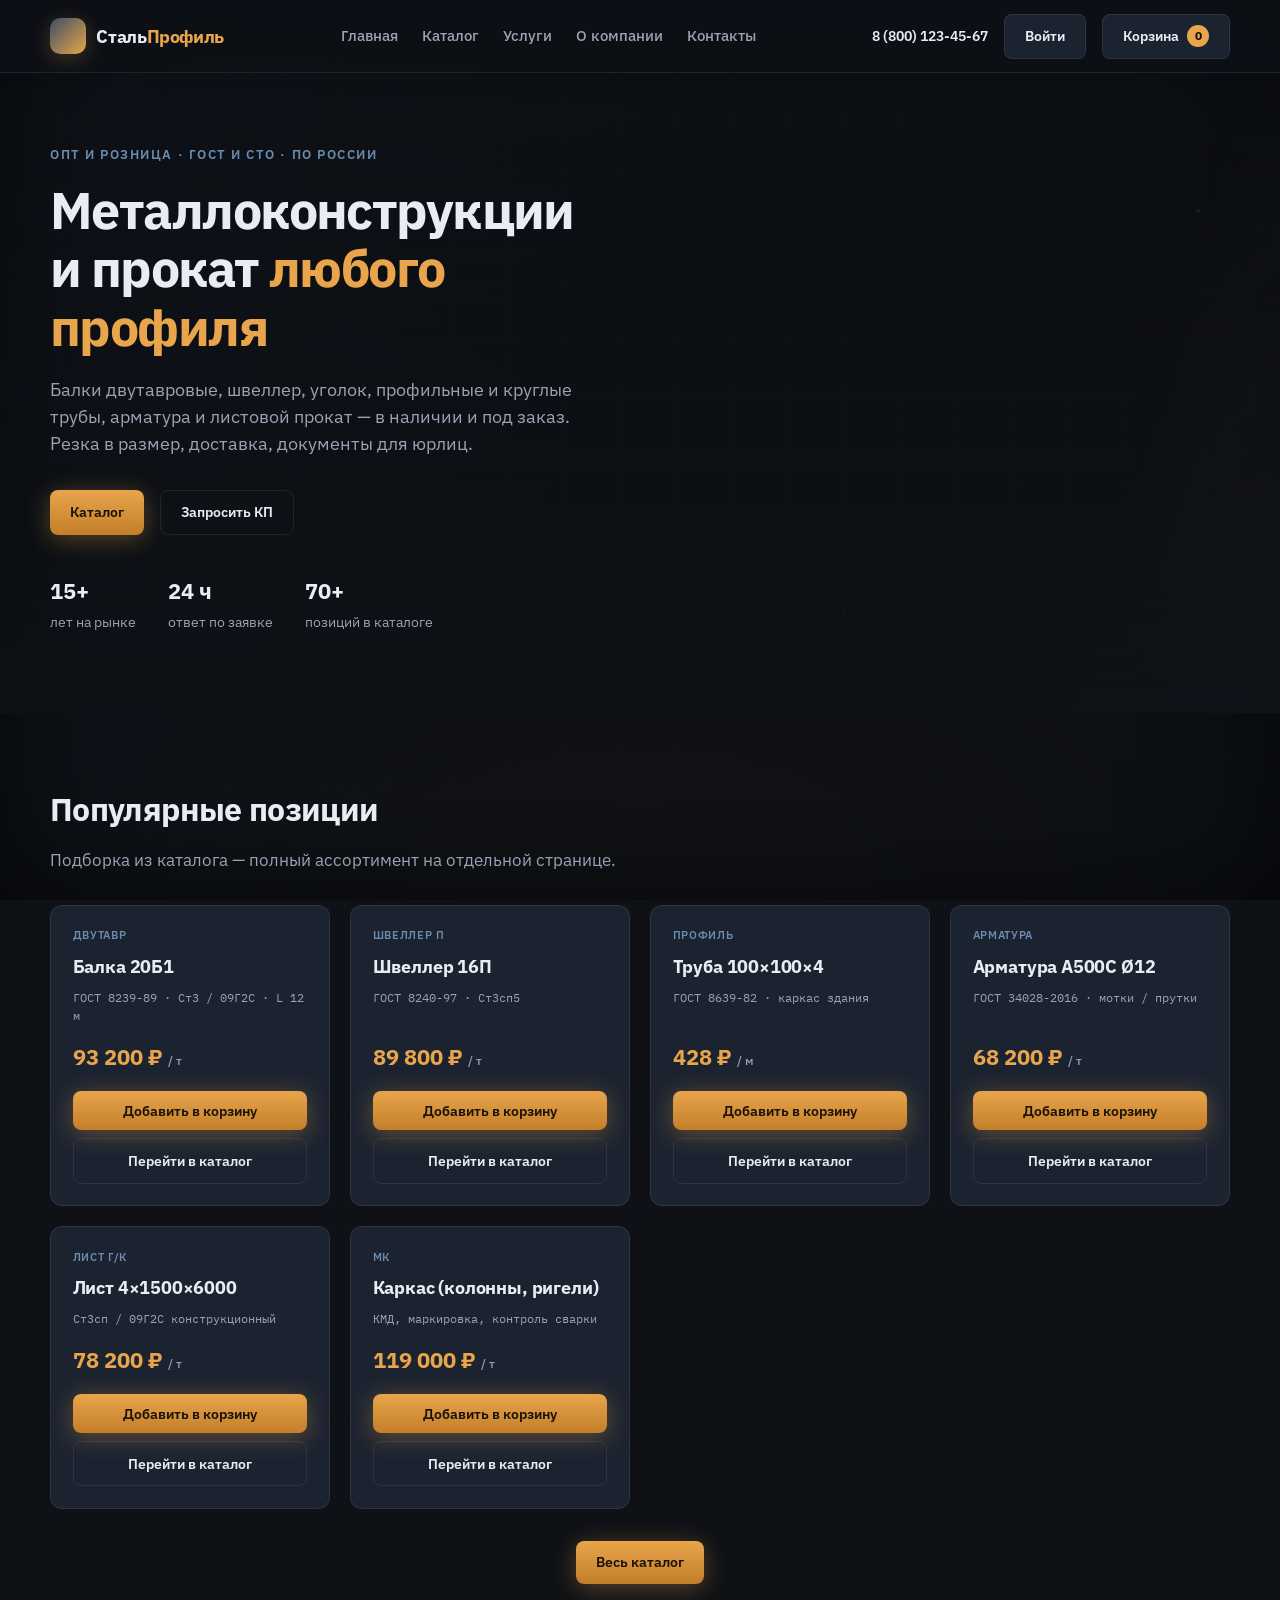
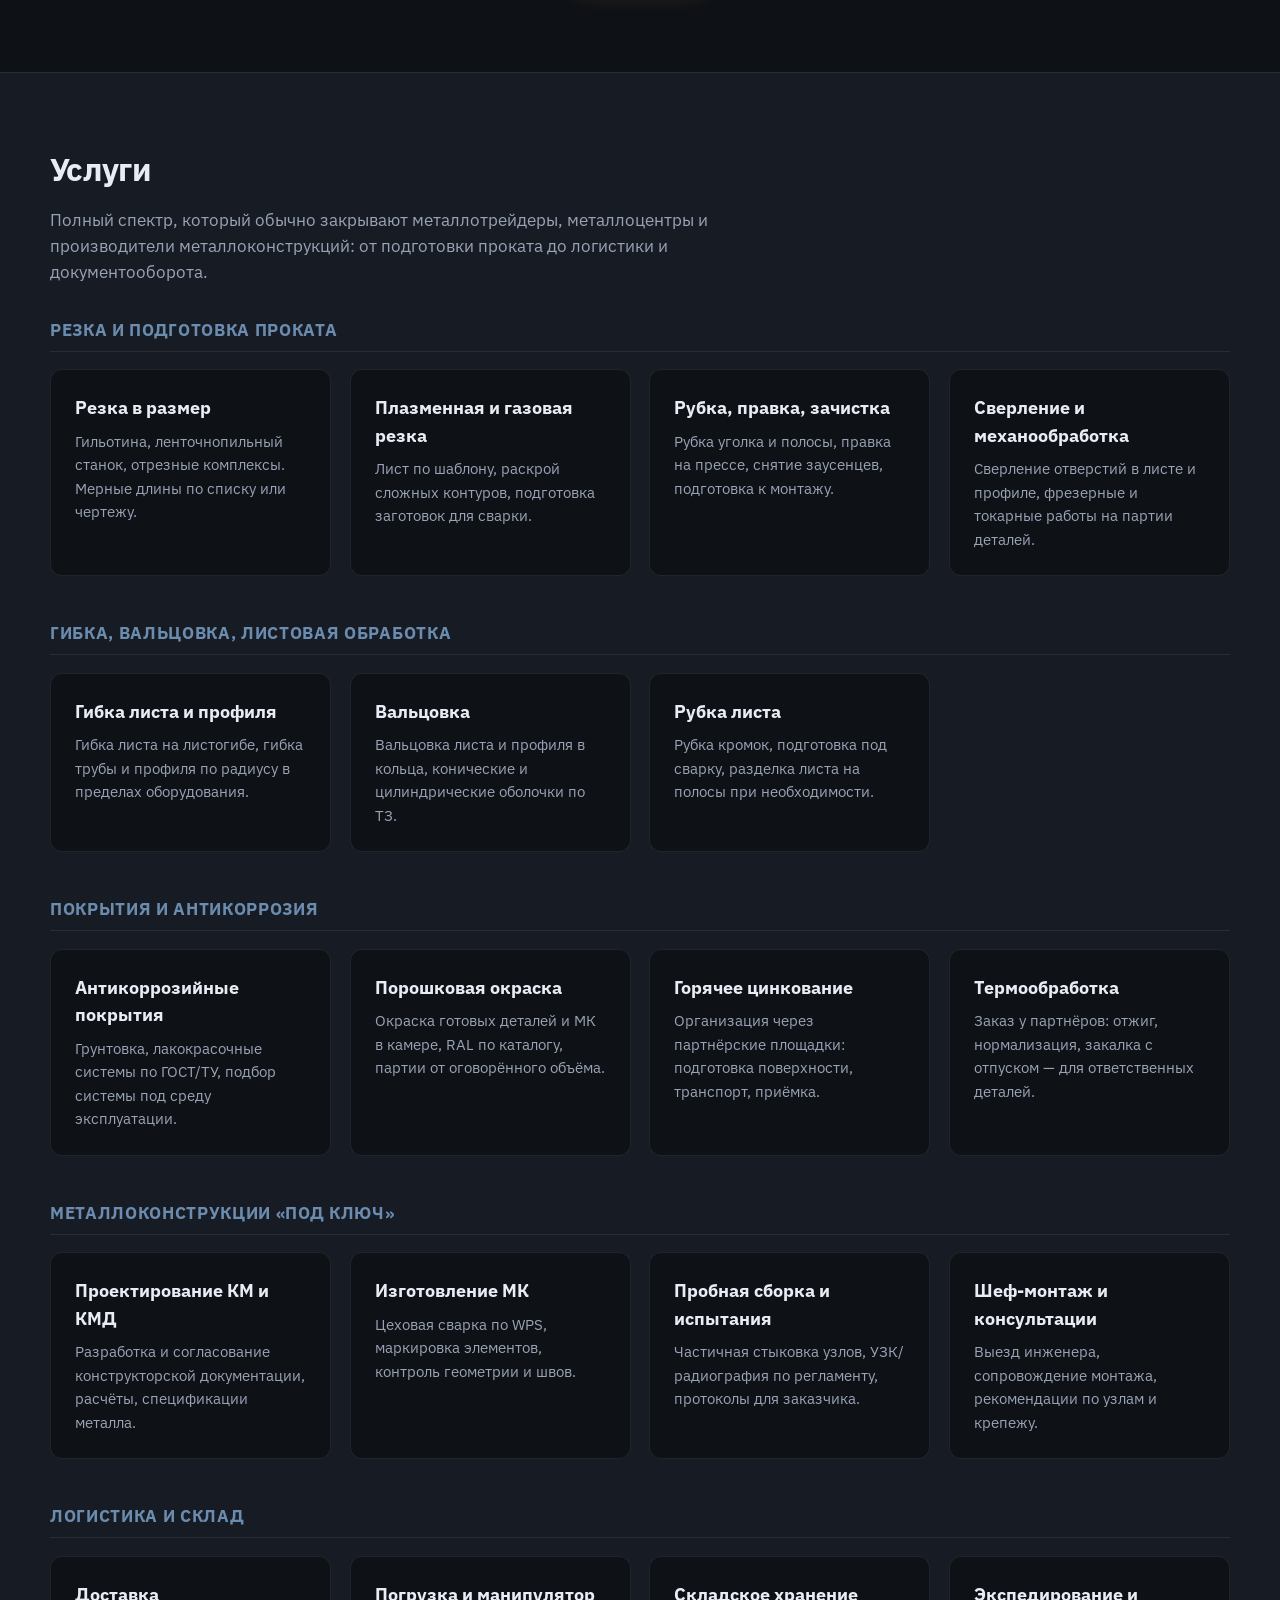
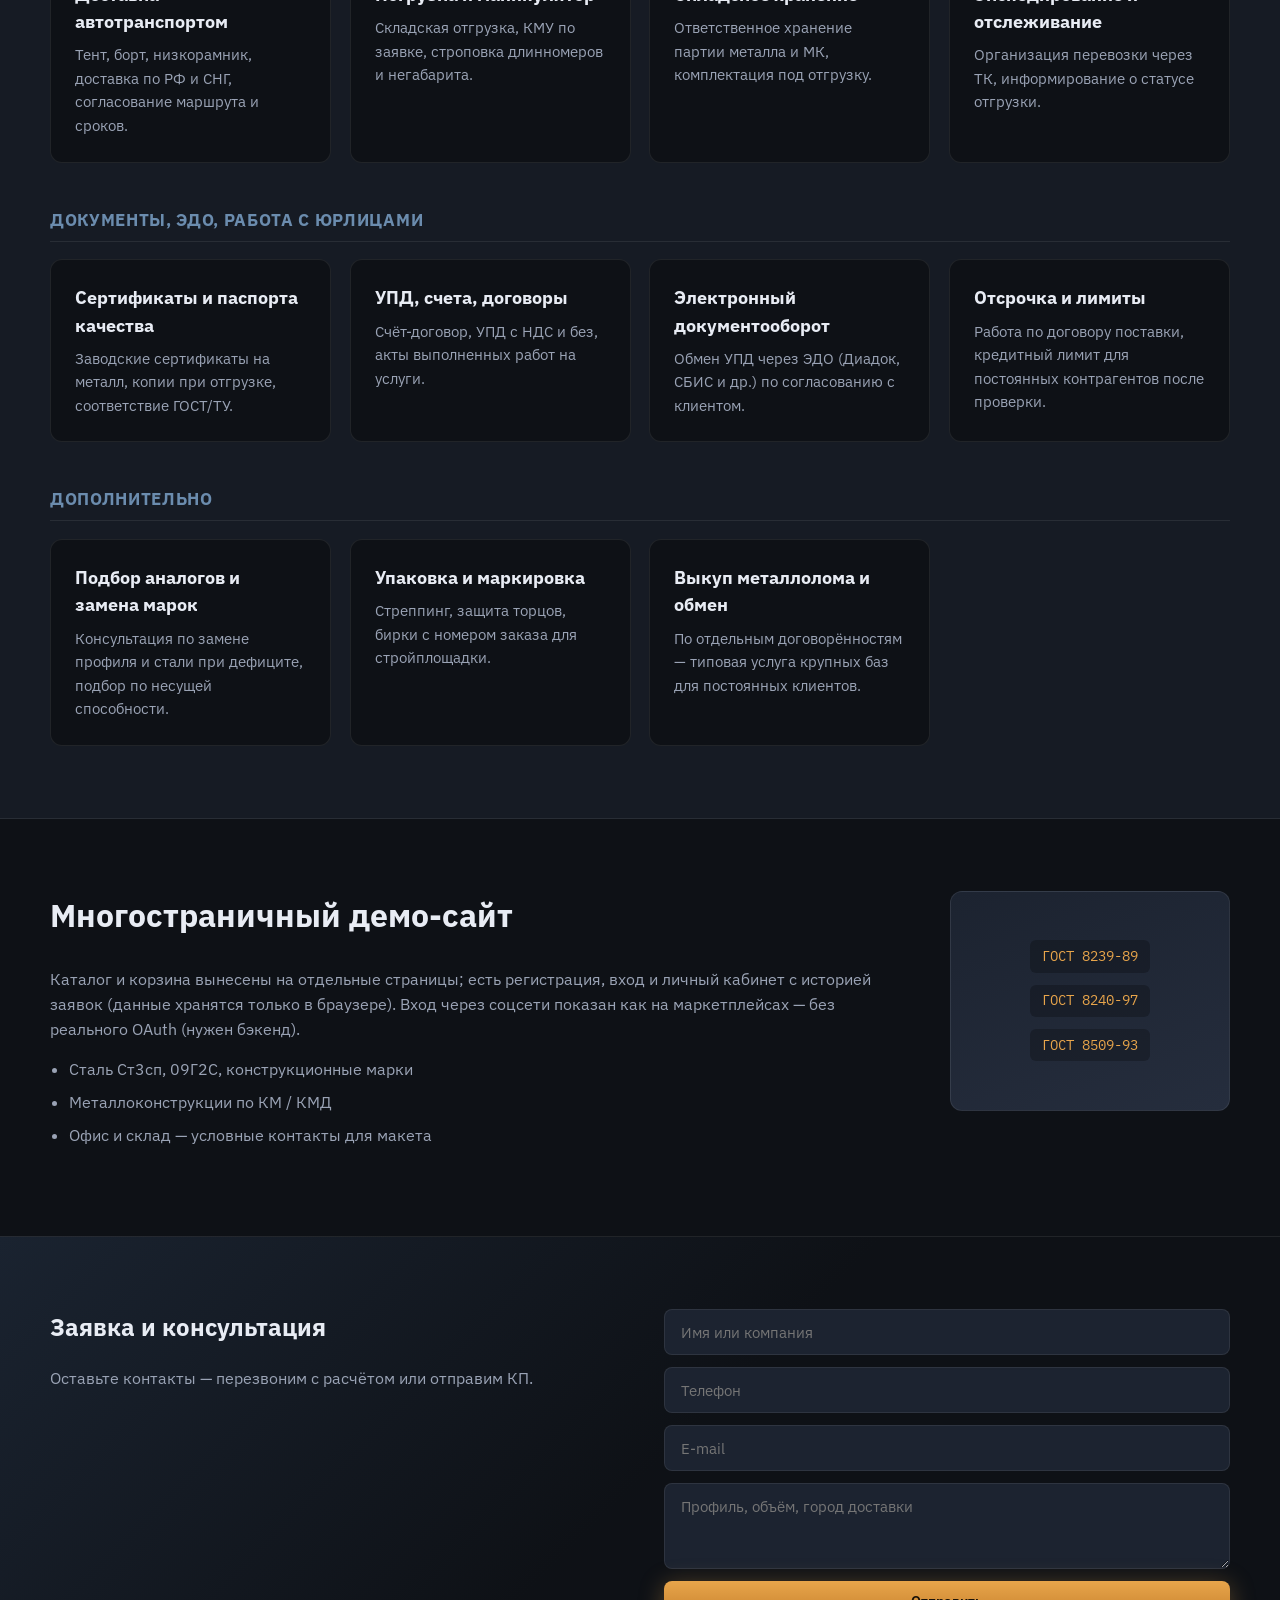
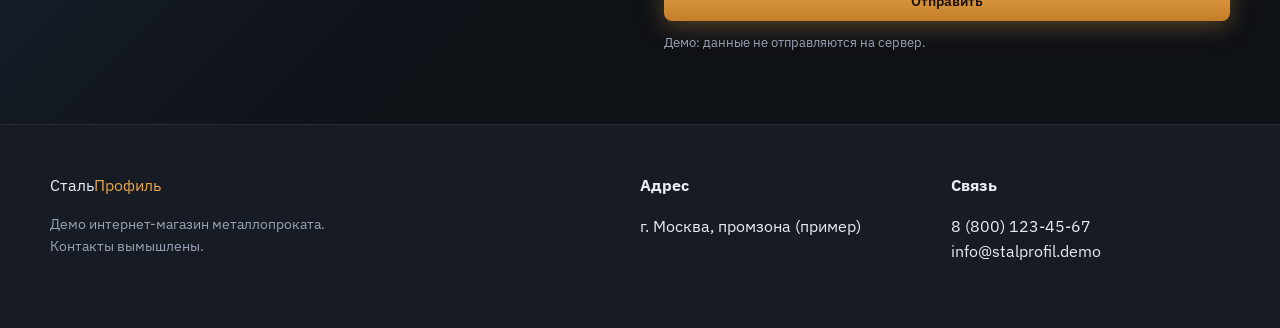
<file: index.html>
<!DOCTYPE html>
<html lang="ru">
<head>
  <meta charset="UTF-8" />
  <meta name="viewport" content="width=device-width, initial-scale=1" />
  <!-- SEO: продакшен-домен metalltrue.ru -->
  <title>СтальПрофиль — металлоконструкции, металлопрокат, доставка по России</title>
  <meta name="description" content="Купить металлопрокат и металлоконструкции: двутавры, швеллер, уголок, трубы, арматура, лист. Резка, доставка, сертификаты, УПД. Каталог 70+ позиций, работа с юрлицами." />
  <meta name="keywords" content="металлопрокат, металлоконструкции, двутавр, швеллер, уголок стальной, арматура А500С, труба профильная, лист стальной, балка двутавровая, купить металл, доставка металлопроката, ГОСТ 8239, ГОСТ 8240" />
  <meta name="robots" content="index, follow, max-image-preview:large, max-snippet:-1, max-video-preview:-1" />
  <meta name="googlebot" content="index, follow" />
  <meta name="author" content="СтальПрофиль" />
  <meta name="format-detection" content="telephone=no" />
  <meta name="theme-color" content="#0e1116" />
  <link rel="canonical" href="https://metalltrue.ru/" />
  <link rel="icon" href="favicon.svg" type="image/svg+xml" />
  <link rel="apple-touch-icon" href="favicon.svg" />
  <link rel="manifest" href="site.webmanifest" />
  <meta property="og:site_name" content="СтальПрофиль" />
  <meta property="og:type" content="website" />
  <meta property="og:locale" content="ru_RU" />
  <meta property="og:url" content="https://metalltrue.ru/" />
  <meta property="og:title" content="СтальПрофиль — металлоконструкции и металлопрокат" />
  <meta property="og:description" content="Металлопрокат и МК: балки, швеллер, уголок, трубы, арматура, лист. Резка, доставка, документы для юрлиц." />
  <meta property="og:image" content="https://metalltrue.ru/og-cover.svg" />
  <meta property="og:image:width" content="1200" />
  <meta property="og:image:height" content="630" />
  <meta property="og:image:alt" content="СтальПрофиль — металлоконструкции и прокат" />
  <meta name="twitter:card" content="summary_large_image" />
  <meta name="twitter:title" content="СтальПрофиль — металлоконструкции и металлопрокат" />
  <meta name="twitter:description" content="Каталог металлопроката, резка, доставка, сертификаты. Работа с юрлицами." />
  <meta name="twitter:image" content="https://metalltrue.ru/og-cover.svg" />
  <link rel="preconnect" href="https://fonts.googleapis.com" />
  <link rel="preconnect" href="https://fonts.gstatic.com" crossorigin />
  <link href="https://fonts.googleapis.com/css2?family=IBM+Plex+Sans:wght@400;500;600;700&family=IBM+Plex+Mono:wght@400;500&display=swap" rel="stylesheet" />
  <link rel="stylesheet" href="css/styles.css" />
  <script type="application/ld+json">
  {
    "@context": "https://schema.org",
    "@graph": [
      {
        "@type": "Organization",
        "@id": "https://metalltrue.ru/#organization",
        "name": "СтальПрофиль",
        "url": "https://metalltrue.ru/",
        "logo": { "@type": "ImageObject", "url": "https://metalltrue.ru/favicon.svg" },
        "description": "Поставки металлопроката и изготовление металлоконструкций. ГОСТ, сертификаты, доставка.",
        "contactPoint": {
          "@type": "ContactPoint",
          "telephone": "+7-800-123-45-67",
          "contactType": "sales",
          "areaServed": { "@type": "Country", "name": "RU" },
          "availableLanguage": ["Russian"]
        }
      },
      {
        "@type": "WebSite",
        "@id": "https://metalltrue.ru/#website",
        "url": "https://metalltrue.ru/",
        "name": "СтальПрофиль",
        "description": "Интернет-каталог металлопроката и металлоконструкций",
        "publisher": { "@id": "https://metalltrue.ru/#organization" },
        "inLanguage": "ru-RU"
      },
      {
        "@type": "WebPage",
        "@id": "https://metalltrue.ru/#webpage",
        "url": "https://metalltrue.ru/",
        "name": "СтальПрофиль — металлоконструкции и прокат",
        "isPartOf": { "@id": "https://metalltrue.ru/#website" },
        "about": { "@id": "https://metalltrue.ru/#organization" },
        "description": "Металлопрокат, металлоконструкции, услуги резки и доставки."
      }
    ]
  }
  </script>
</head>
<body>
  <div class="ambient-bg" aria-hidden="true">
    <div class="ambient-bg__video-stage">
      <video
        class="ambient-bg__video is-active"
        id="ambientVideoA"
        autoplay
        muted
        playsinline
        loop
        preload="auto"
        poster="https://assets.mixkit.co/videos/20910/20910-thumb-720-0.jpg"
      >
        <source src="https://assets.mixkit.co/videos/20910/20910-720.mp4" type="video/mp4" />
      </video>
      <video
        class="ambient-bg__video"
        id="ambientVideoB"
        muted
        playsinline
        loop
        preload="auto"
        poster="https://assets.mixkit.co/videos/5010/5010-thumb-720-0.jpg"
      >
        <source src="https://assets.mixkit.co/videos/5010/5010-720.mp4" type="video/mp4" />
      </video>
    </div>
    <div class="ambient-bg__tone"></div>
    <div class="ambient-bg__vignette"></div>
    <div class="ambient-bg__grid ambient-bg__grid--over-video"></div>
  </div>

  <header class="header">
    <div class="header__inner container">
      <a class="logo" href="index.html">
        <span class="logo__mark" aria-hidden="true"></span>
        <span class="logo__text">Сталь<span>Профиль</span></span>
      </a>
      <nav class="nav" aria-label="Основное меню">
        <a href="index.html">Главная</a>
        <a href="catalog.html">Каталог</a>
        <a href="index.html#services">Услуги</a>
        <a href="index.html#about">О компании</a>
        <a href="index.html#contacts">Контакты</a>
      </nav>
      <div class="header__actions">
        <a class="phone" href="tel:+78001234567">8 (800) 123-45-67</a>
        <a class="btn btn--ghost" href="login.html" id="navAccount">Войти</a>
        <a class="btn btn--ghost" href="cart.html">
          Корзина
          <span class="cart-badge" data-cart-badge hidden>0</span>
        </a>
      </div>
      <button type="button" class="burger" id="burger" aria-label="Меню" aria-expanded="false">
        <span></span><span></span><span></span>
      </button>
    </div>
  </header>

  <main>
    <section class="hero">
      <div class="hero__bg" aria-hidden="true">
        <div class="hero__bg-shimmer"></div>
        <div class="hero__bg-sparks"></div>
      </div>
      <div class="container hero__content">
        <p class="hero__eyebrow">Опт и розница · ГОСТ и СТО · по России</p>
        <h1 class="hero__title">Металлоконструкции и прокат <em>любого профиля</em></h1>
        <p class="hero__lead">
          Балки двутавровые, швеллер, уголок, профильные и круглые трубы, арматура и листовой прокат — в наличии и под заказ.
          Резка в размер, доставка, документы для юрлиц.
        </p>
        <div class="hero__cta">
          <a class="btn btn--primary" href="catalog.html">Каталог</a>
          <a class="btn btn--outline" href="index.html#contacts">Запросить КП</a>
        </div>
        <ul class="hero__stats" role="list">
          <li><strong>15+</strong> лет на рынке</li>
          <li><strong>24 ч</strong> ответ по заявке</li>
          <li><strong>70+</strong> позиций в каталоге</li>
        </ul>
      </div>
    </section>

    <section class="section" id="catalog-teaser">
      <div class="container">
        <div class="section__head">
          <h2>Популярные позиции</h2>
          <p class="section__sub">Подборка из каталога — полный ассортимент на отдельной странице.</p>
        </div>
        <div class="products" id="featuredProducts"></div>
        <p style="margin-top: 2rem; text-align: center">
          <a class="btn btn--primary" href="catalog.html">Весь каталог</a>
        </p>
      </div>
    </section>

    <section class="section section--muted" id="services">
      <div class="container">
        <div class="section__head">
          <h2>Услуги</h2>
          <p class="section__sub">
            Полный спектр, который обычно закрывают металлотрейдеры, металлоцентры и производители металлоконструкций:
            от подготовки проката до логистики и документооборота.
          </p>
        </div>

        <div class="services-block">
          <h3 class="services-block__title">Резка и подготовка проката</h3>
          <div class="grid-services">
            <article class="feature-card">
              <h3>Резка в размер</h3>
              <p>Гильотина, ленточнопильный станок, отрезные комплексы. Мерные длины по списку или чертежу.</p>
            </article>
            <article class="feature-card">
              <h3>Плазменная и газовая резка</h3>
              <p>Лист по шаблону, раскрой сложных контуров, подготовка заготовок для сварки.</p>
            </article>
            <article class="feature-card">
              <h3>Рубка, правка, зачистка</h3>
              <p>Рубка уголка и полосы, правка на прессе, снятие заусенцев, подготовка к монтажу.</p>
            </article>
            <article class="feature-card">
              <h3>Сверление и механообработка</h3>
              <p>Сверление отверстий в листе и профиле, фрезерные и токарные работы на партии деталей.</p>
            </article>
          </div>
        </div>

        <div class="services-block">
          <h3 class="services-block__title">Гибка, вальцовка, листовая обработка</h3>
          <div class="grid-services">
            <article class="feature-card">
              <h3>Гибка листа и профиля</h3>
              <p>Гибка листа на листогибе, гибка трубы и профиля по радиусу в пределах оборудования.</p>
            </article>
            <article class="feature-card">
              <h3>Вальцовка</h3>
              <p>Вальцовка листа и профиля в кольца, конические и цилиндрические оболочки по ТЗ.</p>
            </article>
            <article class="feature-card">
              <h3>Рубка листа</h3>
              <p>Рубка кромок, подготовка под сварку, разделка листа на полосы при необходимости.</p>
            </article>
          </div>
        </div>

        <div class="services-block">
          <h3 class="services-block__title">Покрытия и антикоррозия</h3>
          <div class="grid-services">
            <article class="feature-card">
              <h3>Антикоррозийные покрытия</h3>
              <p>Грунтовка, лакокрасочные системы по ГОСТ/ТУ, подбор системы под среду эксплуатации.</p>
            </article>
            <article class="feature-card">
              <h3>Порошковая окраска</h3>
              <p>Окраска готовых деталей и МК в камере, RAL по каталогу, партии от оговорённого объёма.</p>
            </article>
            <article class="feature-card">
              <h3>Горячее цинкование</h3>
              <p>Организация через партнёрские площадки: подготовка поверхности, транспорт, приёмка.</p>
            </article>
            <article class="feature-card">
              <h3>Термообработка</h3>
              <p>Заказ у партнёров: отжиг, нормализация, закалка с отпуском — для ответственных деталей.</p>
            </article>
          </div>
        </div>

        <div class="services-block">
          <h3 class="services-block__title">Металлоконструкции «под ключ»</h3>
          <div class="grid-services">
            <article class="feature-card">
              <h3>Проектирование КМ и КМД</h3>
              <p>Разработка и согласование конструкторской документации, расчёты, спецификации металла.</p>
            </article>
            <article class="feature-card">
              <h3>Изготовление МК</h3>
              <p>Цеховая сварка по WPS, маркировка элементов, контроль геометрии и швов.</p>
            </article>
            <article class="feature-card">
              <h3>Пробная сборка и испытания</h3>
              <p>Частичная стыковка узлов, УЗК/радиография по регламенту, протоколы для заказчика.</p>
            </article>
            <article class="feature-card">
              <h3>Шеф-монтаж и консультации</h3>
              <p>Выезд инженера, сопровождение монтажа, рекомендации по узлам и крепежу.</p>
            </article>
          </div>
        </div>

        <div class="services-block">
          <h3 class="services-block__title">Логистика и склад</h3>
          <div class="grid-services">
            <article class="feature-card">
              <h3>Доставка автотранспортом</h3>
              <p>Тент, борт, низкорамник, доставка по РФ и СНГ, согласование маршрута и сроков.</p>
            </article>
            <article class="feature-card">
              <h3>Погрузка и манипулятор</h3>
              <p>Складская отгрузка, КМУ по заявке, строповка длинномеров и негабарита.</p>
            </article>
            <article class="feature-card">
              <h3>Складское хранение</h3>
              <p>Ответственное хранение партии металла и МК, комплектация под отгрузку.</p>
            </article>
            <article class="feature-card">
              <h3>Экспедирование и отслеживание</h3>
              <p>Организация перевозки через ТК, информирование о статусе отгрузки.</p>
            </article>
          </div>
        </div>

        <div class="services-block">
          <h3 class="services-block__title">Документы, ЭДО, работа с юрлицами</h3>
          <div class="grid-services">
            <article class="feature-card">
              <h3>Сертификаты и паспорта качества</h3>
              <p>Заводские сертификаты на металл, копии при отгрузке, соответствие ГОСТ/ТУ.</p>
            </article>
            <article class="feature-card">
              <h3>УПД, счета, договоры</h3>
              <p>Счёт-договор, УПД с НДС и без, акты выполненных работ на услуги.</p>
            </article>
            <article class="feature-card">
              <h3>Электронный документооборот</h3>
              <p>Обмен УПД через ЭДО (Диадок, СБИС и др.) по согласованию с клиентом.</p>
            </article>
            <article class="feature-card">
              <h3>Отсрочка и лимиты</h3>
              <p>Работа по договору поставки, кредитный лимит для постоянных контрагентов после проверки.</p>
            </article>
          </div>
        </div>

        <div class="services-block">
          <h3 class="services-block__title">Дополнительно</h3>
          <div class="grid-services">
            <article class="feature-card">
              <h3>Подбор аналогов и замена марок</h3>
              <p>Консультация по замене профиля и стали при дефиците, подбор по несущей способности.</p>
            </article>
            <article class="feature-card">
              <h3>Упаковка и маркировка</h3>
              <p>Стреппинг, защита торцов, бирки с номером заказа для стройплощадки.</p>
            </article>
            <article class="feature-card">
              <h3>Выкуп металлолома и обмен</h3>
              <p>По отдельным договорённостям — типовая услуга крупных баз для постоянных клиентов.</p>
            </article>
          </div>
        </div>
      </div>
    </section>

    <section class="section" id="about">
      <div class="container about">
        <div class="about__text">
          <h2>Многостраничный демо-сайт</h2>
          <p>
            Каталог и корзина вынесены на отдельные страницы; есть регистрация, вход и личный кабинет с историей заявок (данные хранятся только в браузере).
            Вход через соцсети показан как на маркетплейсах — без реального OAuth (нужен бэкенд).
          </p>
          <ul class="checklist">
            <li>Сталь Ст3сп, 09Г2С, конструкционные марки</li>
            <li>Металлоконструкции по КМ / КМД</li>
            <li>Офис и склад — условные контакты для макета</li>
          </ul>
        </div>
        <div class="about__panel" aria-hidden="true">
          <div class="about__panel-inner">
            <span class="about__gost">ГОСТ 8239-89</span>
            <span class="about__gost">ГОСТ 8240-97</span>
            <span class="about__gost">ГОСТ 8509-93</span>
          </div>
        </div>
      </div>
    </section>

    <section class="section section--cta" id="contacts">
      <div class="container cta">
        <div>
          <h2>Заявка и консультация</h2>
          <p>Оставьте контакты — перезвоним с расчётом или отправим КП.</p>
        </div>
        <form class="cta-form" id="leadForm">
          <input type="text" name="name" placeholder="Имя или компания" required />
          <input type="tel" name="phone" placeholder="Телефон" required />
          <input type="email" name="email" placeholder="E-mail" />
          <textarea name="msg" rows="3" placeholder="Профиль, объём, город доставки"></textarea>
          <button type="submit" class="btn btn--primary btn--block">Отправить</button>
          <p class="form-note">Демо: данные не отправляются на сервер.</p>
        </form>
      </div>
    </section>
  </main>

  <footer class="footer">
    <div class="container footer__inner">
      <div class="footer__brand">
        <span class="logo__text">Сталь<span>Профиль</span></span>
        <p>Демо интернет-магазин металлопроката. Контакты вымышлены.</p>
      </div>
      <div>
        <strong>Адрес</strong>
        <p>г. Москва, промзона (пример)</p>
      </div>
      <div>
        <strong>Связь</strong>
        <p><a href="tel:+78001234567">8 (800) 123-45-67</a><br /><a href="mailto:info@stalprofil.demo">info@stalprofil.demo</a></p>
      </div>
    </div>
  </footer>

  <div class="toast" id="toast" role="status" aria-live="polite"></div>

  <script src="js/catalog-data.js"></script>
  <script src="js/site-core.js"></script>
  <script src="js/page-home.js"></script>
</body>
</html>
</file>
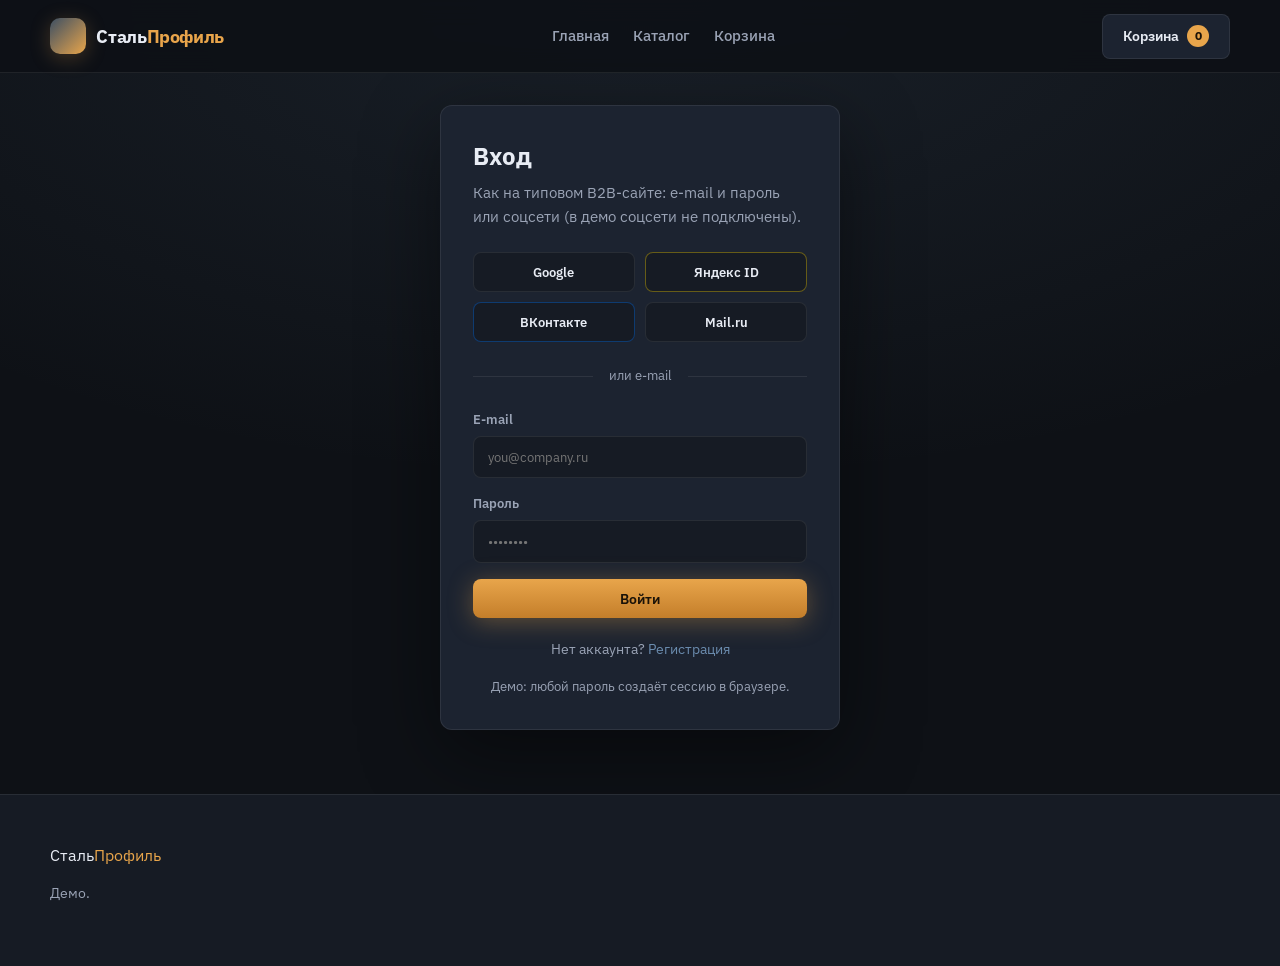
<file: account.html>
<!DOCTYPE html>
<html lang="ru">
<head>
  <meta charset="UTF-8" />
  <meta name="viewport" content="width=device-width, initial-scale=1" />
  <title>Личный кабинет — профиль и заявки | СтальПрофиль</title>
  <meta name="description" content="Профиль компании, история заявок на металлопрокат и металлоконструкции в личном кабинете СтальПрофиль." />
  <meta name="robots" content="noindex, nofollow" />
  <meta name="theme-color" content="#0e1116" />
  <link rel="canonical" href="https://metalltrue.ru/account.html" />
  <link rel="icon" href="favicon.svg" type="image/svg+xml" />
  <link rel="manifest" href="site.webmanifest" />
  <meta property="og:type" content="website" />
  <meta property="og:url" content="https://metalltrue.ru/account.html" />
  <meta property="og:title" content="Личный кабинет — СтальПрофиль" />
  <meta property="og:site_name" content="СтальПрофиль" />
  <meta name="twitter:card" content="summary" />
  <link rel="preconnect" href="https://fonts.googleapis.com" />
  <link rel="preconnect" href="https://fonts.gstatic.com" crossorigin />
  <link href="https://fonts.googleapis.com/css2?family=IBM+Plex+Sans:wght@400;500;600;700&display=swap" rel="stylesheet" />
  <link rel="stylesheet" href="css/styles.css" />
</head>
<body class="page-inner" data-page="account">
  <header class="header">
    <div class="header__inner container">
      <a class="logo" href="index.html">
        <span class="logo__mark" aria-hidden="true"></span>
        <span class="logo__text">Сталь<span>Профиль</span></span>
      </a>
      <nav class="nav" aria-label="Основное меню">
        <a href="index.html">Главная</a>
        <a href="catalog.html">Каталог</a>
        <a href="cart.html">Корзина</a>
      </nav>
      <div class="header__actions">
        <a class="btn btn--ghost" href="account.html" aria-current="page">Кабинет</a>
        <a class="btn btn--ghost" href="cart.html">Корзина <span class="cart-badge" data-cart-badge hidden>0</span></a>
      </div>
      <button type="button" class="burger" id="burger" aria-label="Меню" aria-expanded="false"><span></span><span></span><span></span></button>
    </div>
  </header>

  <main class="container section">
    <nav class="breadcrumbs"><a href="index.html">Главная</a> / Личный кабинет</nav>
    <h1 class="page-title">Личный кабинет</h1>
    <p class="page-lead">Профиль, заявки и реквизиты — шаблон как у интернет-магазинов (данные только локально в браузере).</p>

    <div class="account-layout">
      <div class="account-nav" role="tablist">
        <button type="button" class="is-active" data-account-tab="profile" role="tab">Профиль</button>
        <button type="button" data-account-tab="orders" role="tab">Мои заявки</button>
        <button type="button" id="logoutBtn" class="link-btn" style="margin-top: 1rem; padding: 0.65rem 0.9rem">Выйти</button>
      </div>

      <div>
        <div class="account-panel" data-account-panel="profile" role="tabpanel">
          <h2>Данные компании</h2>
          <dl class="dl-grid">
            <div><dt>ФИО</dt><dd id="accName">—</dd></div>
            <div><dt>E-mail</dt><dd id="accEmail">—</dd></div>
            <div><dt>Телефон</dt><dd id="accPhone">—</dd></div>
            <div><dt>Компания</dt><dd id="accCompany">—</dd></div>
          </dl>
          <h2>Редактирование</h2>
          <form class="auth-form" id="profileForm" style="max-width: 420px">
            <label>Контактное лицо</label>
            <input name="name" type="text" />
            <label>Компания</label>
            <input name="company" type="text" />
            <label>Телефон</label>
            <input name="phone" type="tel" />
            <button type="submit" class="btn btn--primary">Сохранить</button>
          </form>
        </div>

        <div class="account-panel" data-account-panel="orders" role="tabpanel" hidden>
          <h2>История заявок</h2>
          <p class="page-lead" style="margin-top: 0">После оформления из корзины заявка появляется здесь (демо).</p>
          <div class="table-wrap">
            <table class="cart-table">
              <thead>
                <tr>
                  <th>Номер</th>
                  <th>Дата</th>
                  <th>Позиций</th>
                  <th>Сумма</th>
                </tr>
              </thead>
              <tbody id="ordersBody"></tbody>
            </table>
          </div>
        </div>
      </div>
    </div>
  </main>

  <footer class="footer">
    <div class="container footer__inner">
      <div class="footer__brand"><span class="logo__text">Сталь<span>Профиль</span></span><p>Демо.</p></div>
      <div><a href="catalog.html">Каталог</a></div>
    </div>
  </footer>

  <div class="toast" id="toast" role="status"></div>
  <script src="js/catalog-data.js"></script>
  <script src="js/site-core.js"></script>
  <script src="js/page-auth.js"></script>
</body>
</html>
</file>
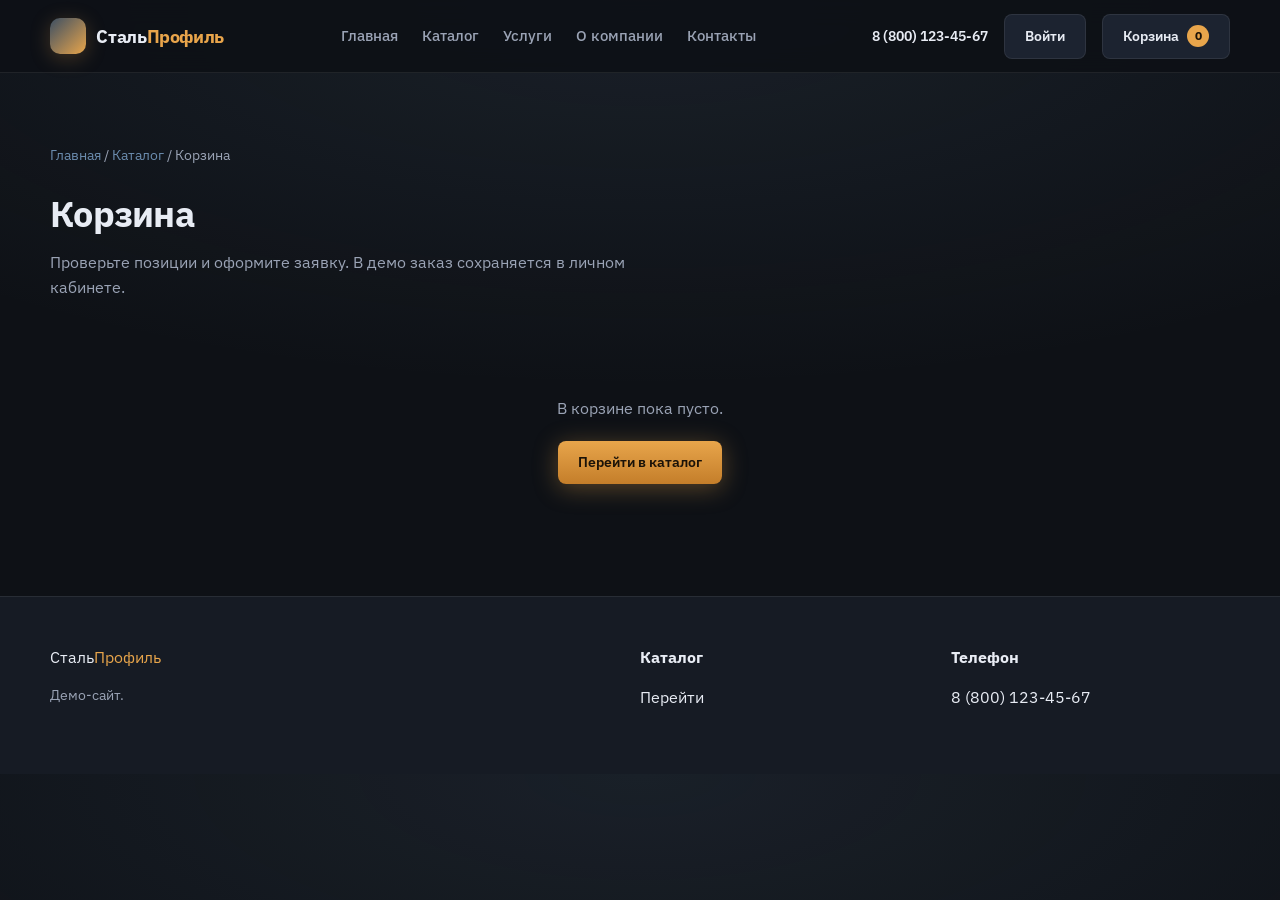
<file: cart.html>
<!DOCTYPE html>
<html lang="ru">
<head>
  <meta charset="UTF-8" />
  <meta name="viewport" content="width=device-width, initial-scale=1" />
  <title>Корзина — оформление заявки на металлопрокат | СтальПрофиль</title>
  <meta name="description" content="Корзина заказа металлопроката и металлоконструкций. Итог по позициям, оформление заявки для юрлиц." />
  <meta name="robots" content="noindex, follow" />
  <meta name="theme-color" content="#0e1116" />
  <link rel="canonical" href="https://metalltrue.ru/cart.html" />
  <link rel="icon" href="favicon.svg" type="image/svg+xml" />
  <link rel="manifest" href="site.webmanifest" />
  <meta property="og:type" content="website" />
  <meta property="og:url" content="https://metalltrue.ru/cart.html" />
  <meta property="og:title" content="Корзина — СтальПрофиль" />
  <meta property="og:description" content="Проверьте заказ и отправьте заявку." />
  <meta property="og:image" content="https://metalltrue.ru/og-cover.svg" />
  <meta property="og:site_name" content="СтальПрофиль" />
  <meta name="twitter:card" content="summary" />
  <link rel="preconnect" href="https://fonts.googleapis.com" />
  <link rel="preconnect" href="https://fonts.gstatic.com" crossorigin />
  <link href="https://fonts.googleapis.com/css2?family=IBM+Plex+Sans:wght@400;500;600;700&family=IBM+Plex+Mono:wght@400;500&display=swap" rel="stylesheet" />
  <link rel="stylesheet" href="css/styles.css" />
</head>
<body class="page-inner" data-page="cart">
  <header class="header">
    <div class="header__inner container">
      <a class="logo" href="index.html">
        <span class="logo__mark" aria-hidden="true"></span>
        <span class="logo__text">Сталь<span>Профиль</span></span>
      </a>
      <nav class="nav" aria-label="Основное меню">
        <a href="index.html">Главная</a>
        <a href="catalog.html">Каталог</a>
        <a href="index.html#services">Услуги</a>
        <a href="index.html#about">О компании</a>
        <a href="index.html#contacts">Контакты</a>
      </nav>
      <div class="header__actions">
        <a class="phone" href="tel:+78001234567">8 (800) 123-45-67</a>
        <a class="btn btn--ghost" href="login.html" id="navAccount">Войти</a>
        <a class="btn btn--ghost" href="cart.html" aria-current="page">
          Корзина
          <span class="cart-badge" data-cart-badge hidden>0</span>
        </a>
      </div>
      <button type="button" class="burger" id="burger" aria-label="Меню" aria-expanded="false">
        <span></span><span></span><span></span>
      </button>
    </div>
  </header>

  <main class="container section cart-page-layout">
    <nav class="breadcrumbs"><a href="index.html">Главная</a> / <a href="catalog.html">Каталог</a> / Корзина</nav>
    <h1 class="page-title">Корзина</h1>
    <p class="page-lead">Проверьте позиции и оформите заявку. В демо заказ сохраняется в личном кабинете.</p>

    <div id="cartPage"></div>

    <div class="cart-summary" id="cartSummaryBlock">
      <div>
        <span class="text-muted" style="color: var(--text-muted)">Итого к оплате по прайсу</span><br />
        <strong id="cartPageTotal">0 ��</strong>
      </div>
      <button type="button" class="btn btn--primary" id="cartCheckoutBtn">Оформить заявку</button>
    </div>
  </main>

  <footer class="footer">
    <div class="container footer__inner">
      <div class="footer__brand">
        <span class="logo__text">Сталь<span>Профиль</span></span>
        <p>Демо-сайт.</p>
      </div>
      <div><strong>Каталог</strong><p><a href="catalog.html">Перейти</a></p></div>
      <div><strong>Телефон</strong><p><a href="tel:+78001234567">8 (800) 123-45-67</a></p></div>
    </div>
  </footer>

  <div class="toast" id="toast" role="status" aria-live="polite"></div>

  <script src="js/catalog-data.js"></script>
  <script src="js/site-core.js"></script>
  <script src="js/page-cart.js"></script>
</body>
</html>
</file>
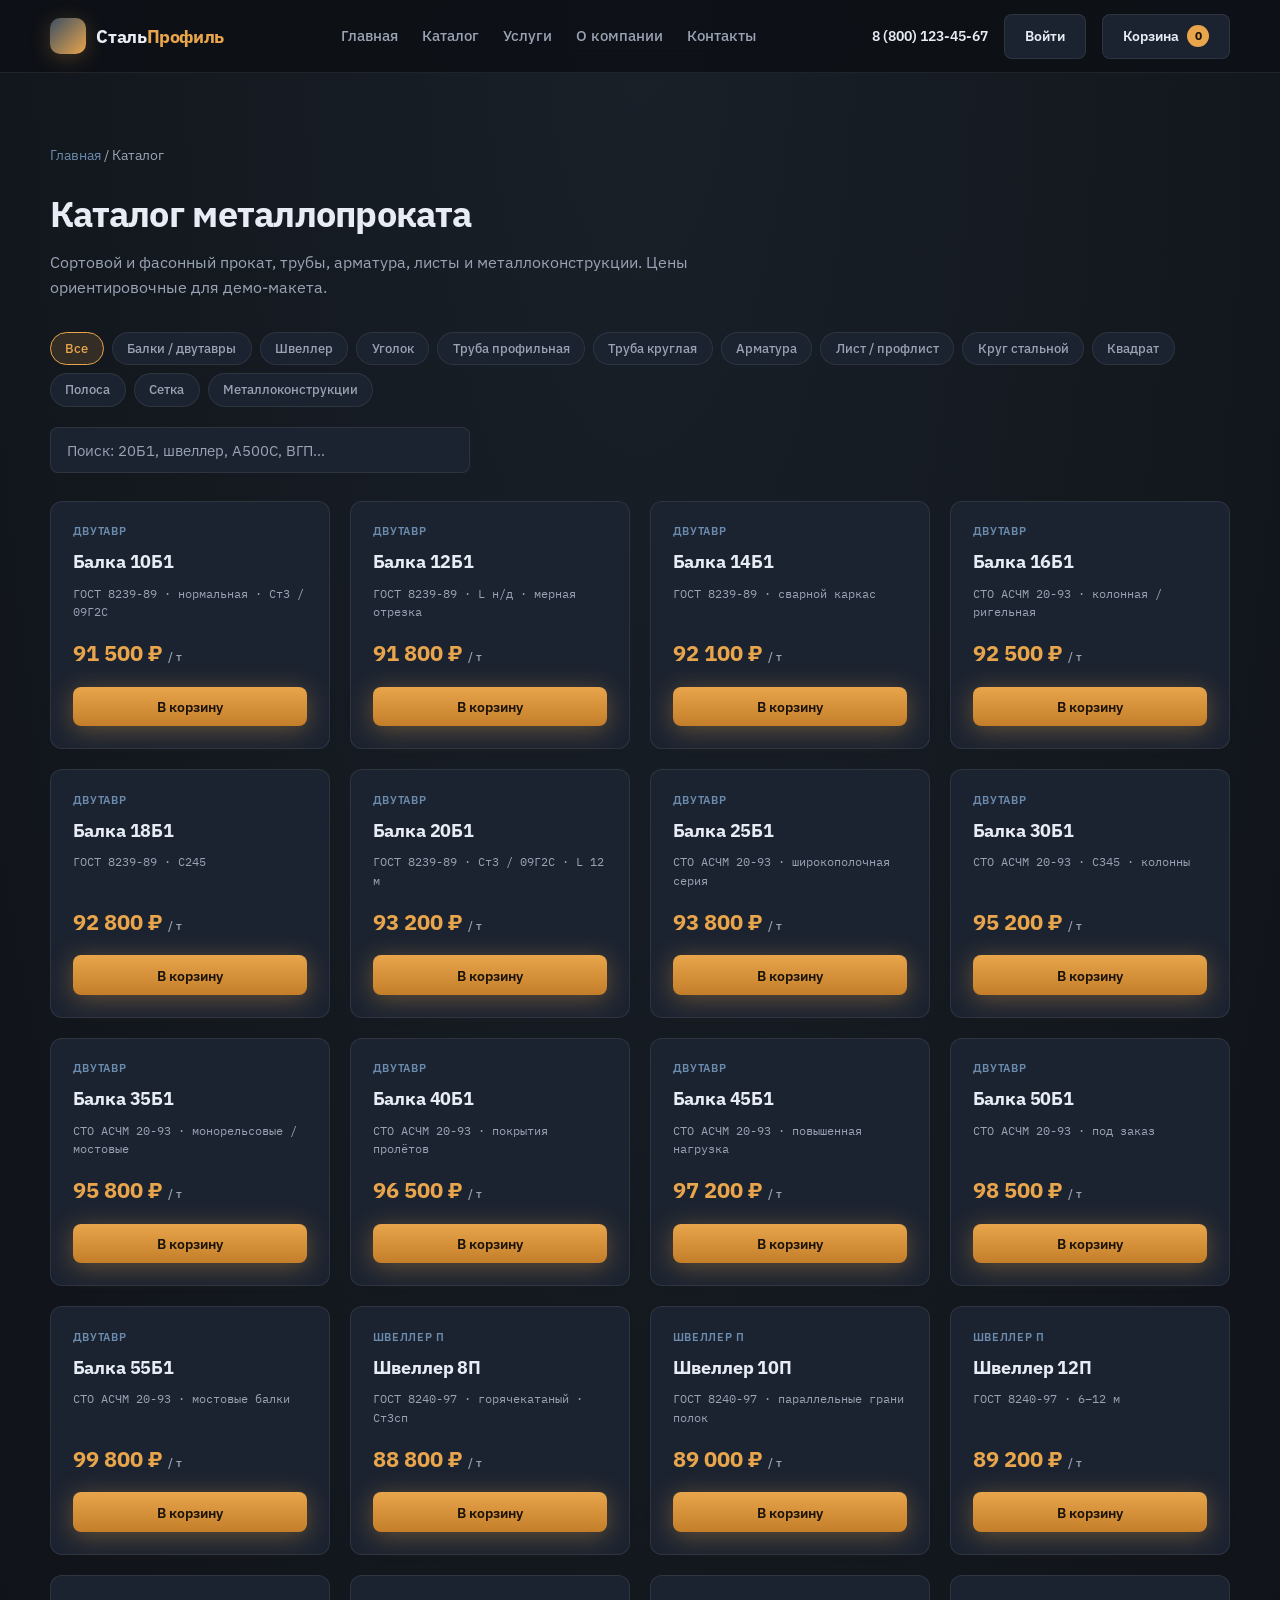
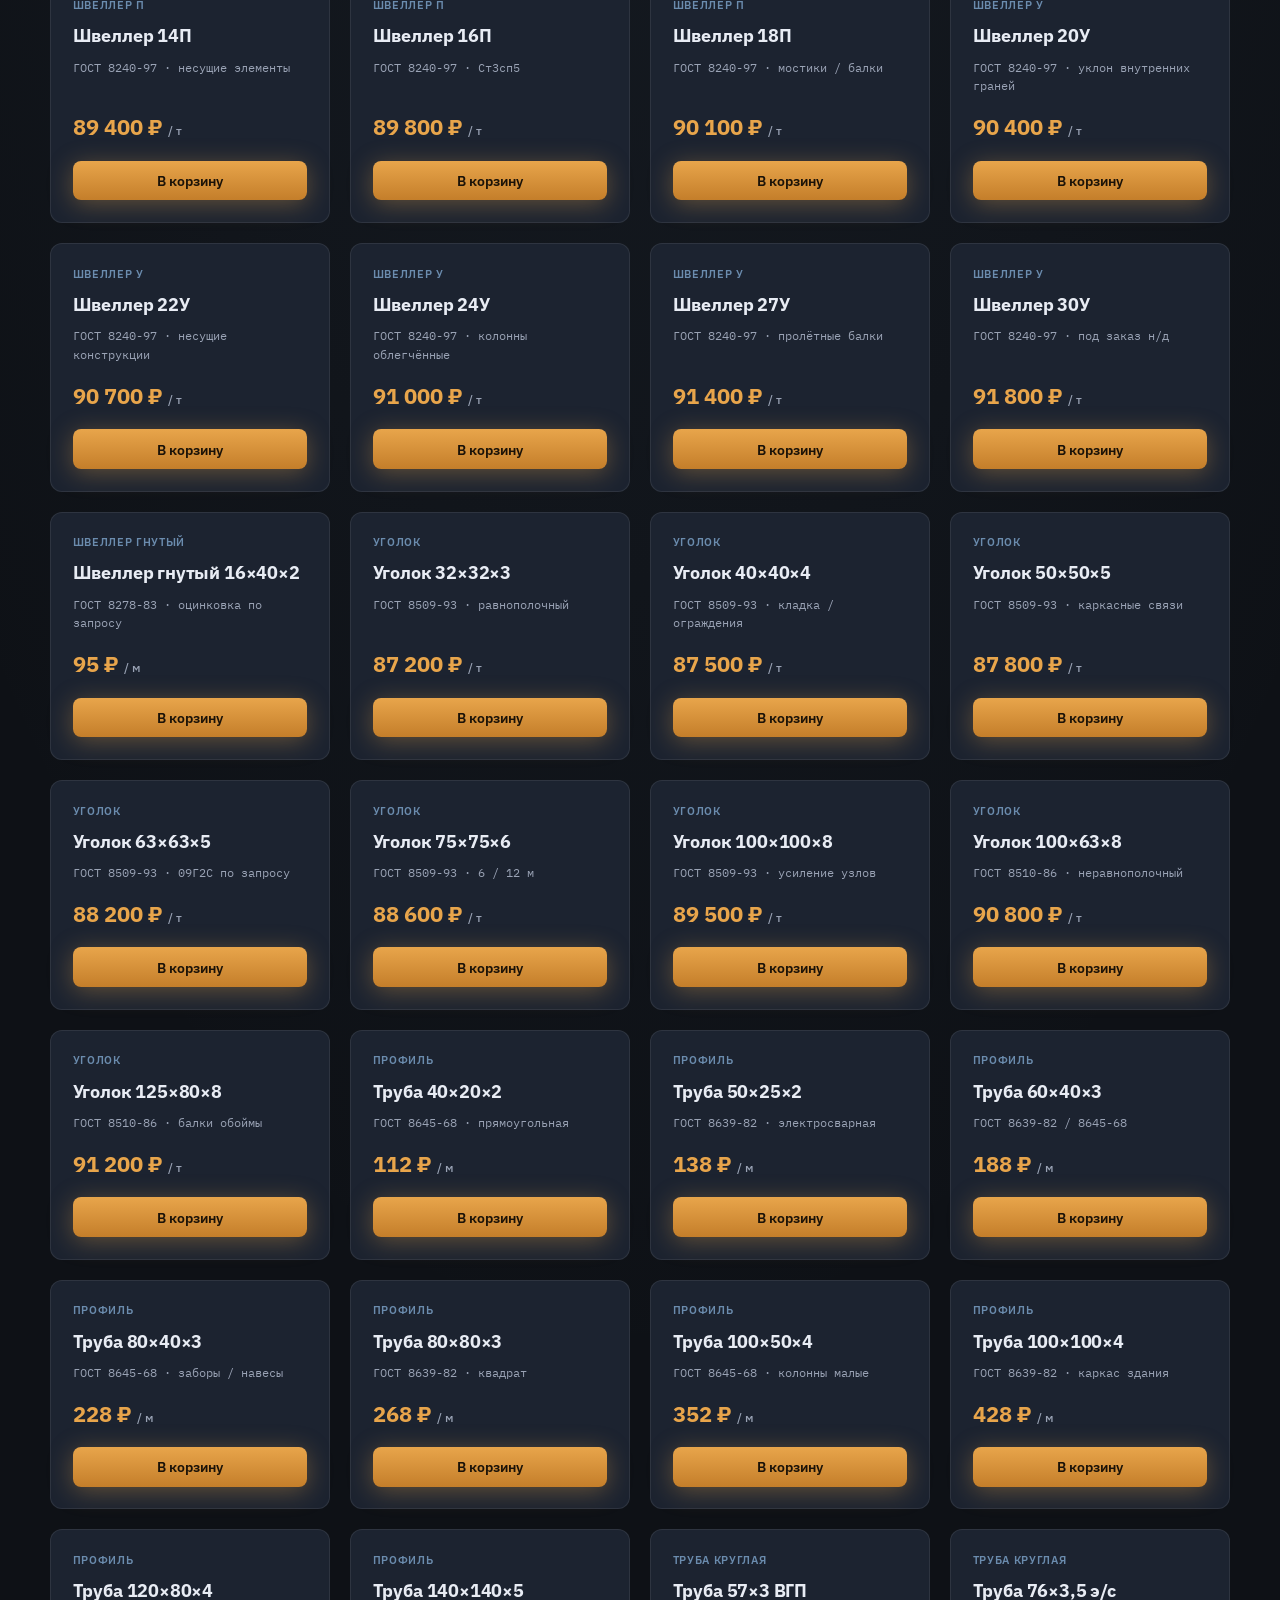
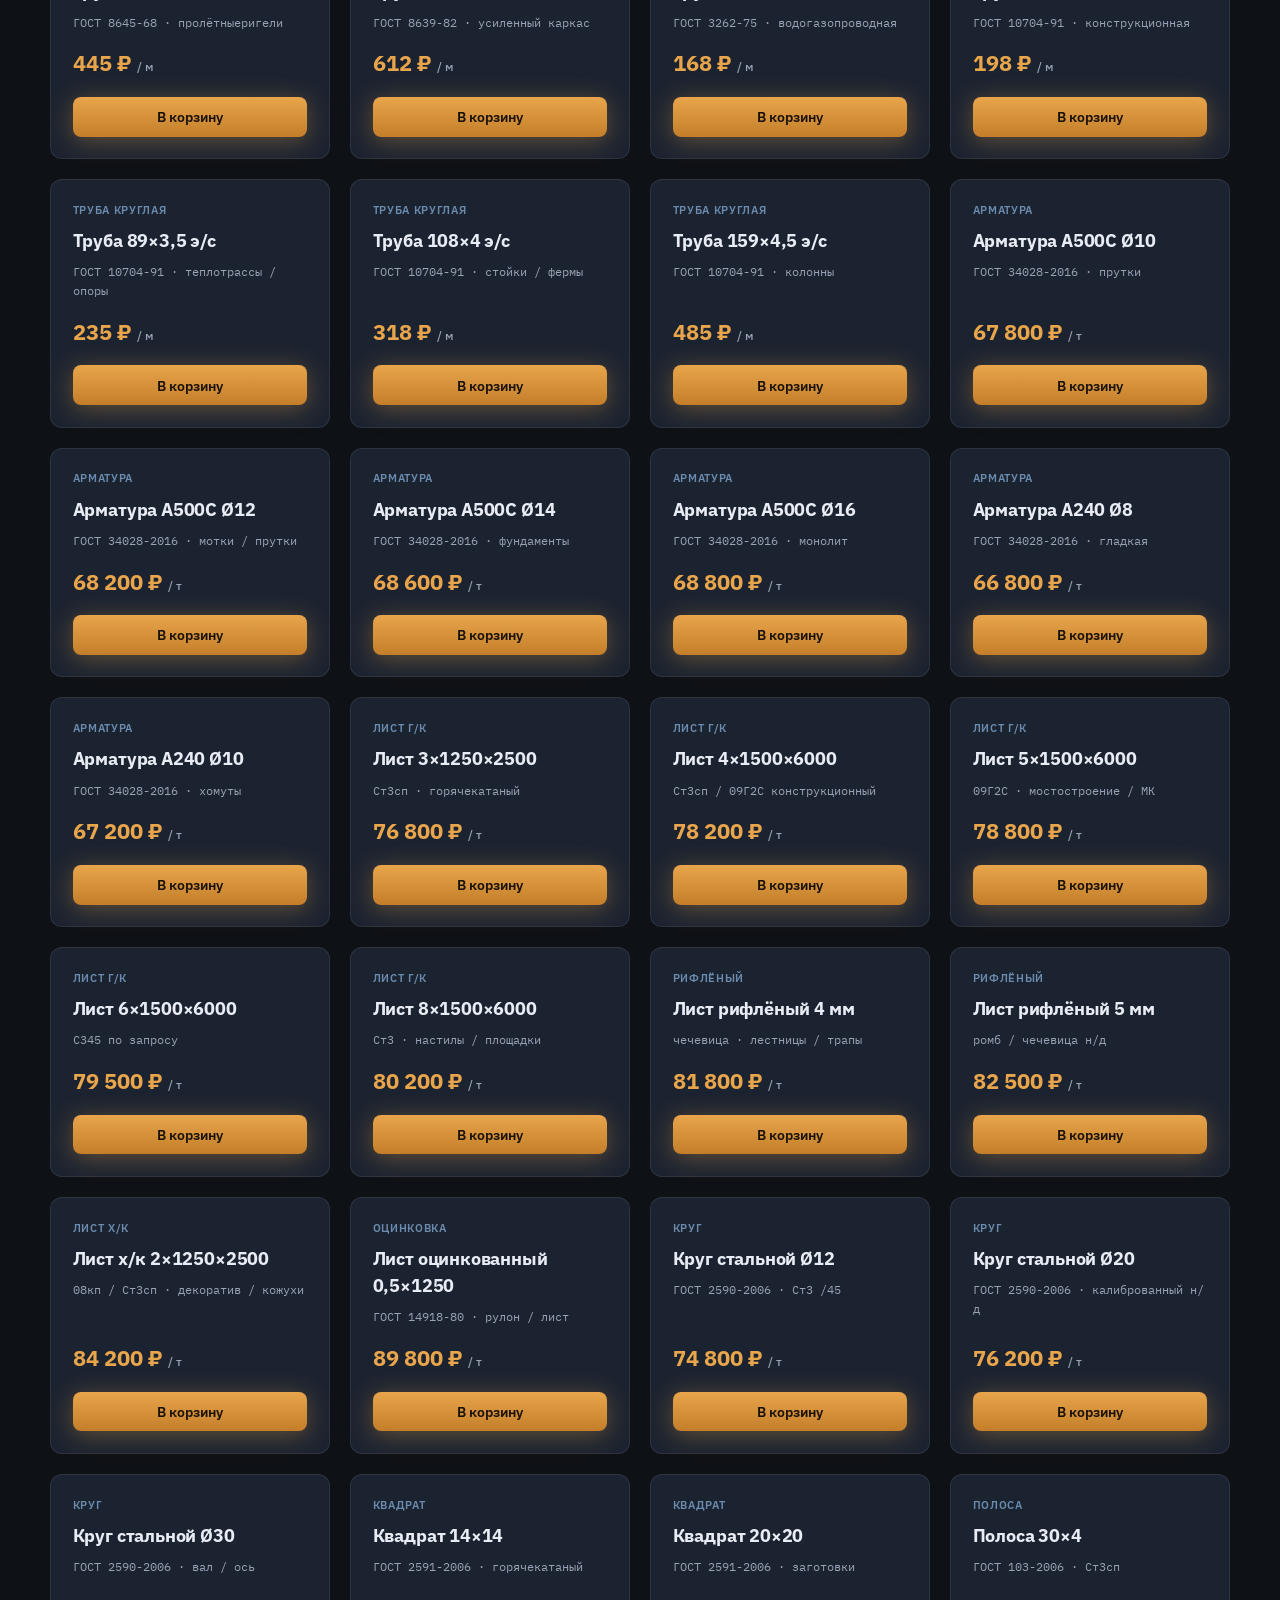
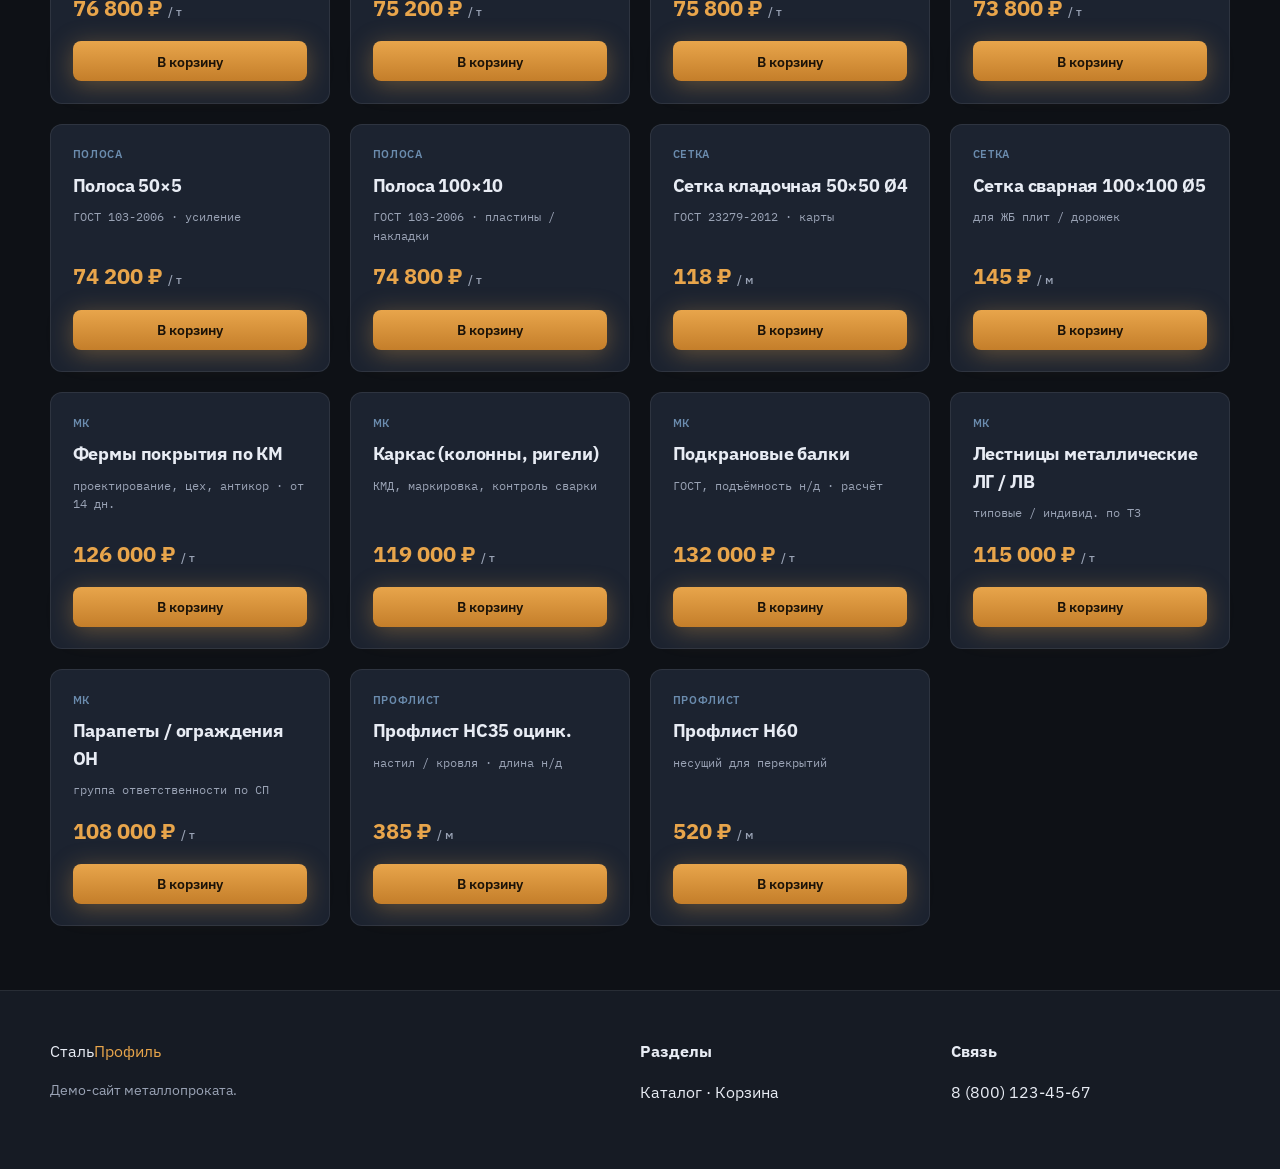
<file: catalog.html>
<!DOCTYPE html>
<html lang="ru">
<head>
  <meta charset="UTF-8" />
  <meta name="viewport" content="width=device-width, initial-scale=1" />
  <title>Каталог металлопроката — двутавр, швеллер, уголок, трубы | СтальПрофиль</title>
  <meta name="description" content="Каталог металлопроката: двутавры ГОСТ 8239, швеллер ГОСТ 8240, уголок, труба профильная и ВГП, арматура А500С, лист, сетка, металлоконструкции. Цены, добавление в корзину." />
  <meta name="keywords" content="каталог металлопроката, купить двутавр, швеллер цена, уголок стальной, арматура каталог, труба профильная прайс" />
  <meta name="robots" content="index, follow, max-image-preview:large" />
  <meta name="theme-color" content="#0e1116" />
  <link rel="canonical" href="https://metalltrue.ru/catalog.html" />
  <link rel="icon" href="favicon.svg" type="image/svg+xml" />
  <link rel="manifest" href="site.webmanifest" />
  <meta property="og:type" content="website" />
  <meta property="og:locale" content="ru_RU" />
  <meta property="og:url" content="https://metalltrue.ru/catalog.html" />
  <meta property="og:title" content="Каталог металлопроката — СтальПрофиль" />
  <meta property="og:description" content="Балки, швеллер, уголок, трубы, арматура, листы и МК. Фильтры и поиск по каталогу." />
  <meta property="og:image" content="https://metalltrue.ru/og-cover.svg" />
  <meta property="og:site_name" content="СтальПрофиль" />
  <meta name="twitter:card" content="summary_large_image" />
  <meta name="twitter:title" content="Каталог металлопроката — СтальПрофиль" />
  <meta name="twitter:description" content="70+ позиций: прокат и металлоконструкции." />
  <meta name="twitter:image" content="https://metalltrue.ru/og-cover.svg" />
  <link rel="preconnect" href="https://fonts.googleapis.com" />
  <link rel="preconnect" href="https://fonts.gstatic.com" crossorigin />
  <link href="https://fonts.googleapis.com/css2?family=IBM+Plex+Sans:wght@400;500;600;700&family=IBM+Plex+Mono:wght@400;500&display=swap" rel="stylesheet" />
  <link rel="stylesheet" href="css/styles.css" />
  <script type="application/ld+json">
  {
    "@context": "https://schema.org",
    "@type": "CollectionPage",
    "name": "Каталог металлопроката",
    "description": "Сортовой и фасонный прокат, трубы, арматура, листы, металлоконструкции.",
    "url": "https://metalltrue.ru/catalog.html",
    "isPartOf": { "@type": "WebSite", "name": "СтальПрофиль", "url": "https://metalltrue.ru/" },
    "breadcrumb": {
      "@type": "BreadcrumbList",
      "itemListElement": [
        { "@type": "ListItem", "position": 1, "name": "Главная", "item": "https://metalltrue.ru/" },
        { "@type": "ListItem", "position": 2, "name": "Каталог", "item": "https://metalltrue.ru/catalog.html" }
      ]
    }
  }
  </script>
</head>
<body class="page-inner" data-page="catalog">
  <header class="header">
    <div class="header__inner container">
      <a class="logo" href="index.html">
        <span class="logo__mark" aria-hidden="true"></span>
        <span class="logo__text">Сталь<span>Профиль</span></span>
      </a>
      <nav class="nav" aria-label="Основное меню">
        <a href="index.html">Главная</a>
        <a href="catalog.html" aria-current="page">Каталог</a>
        <a href="index.html#services">Услуги</a>
        <a href="index.html#about">О компании</a>
        <a href="index.html#contacts">Контакты</a>
      </nav>
      <div class="header__actions">
        <a class="phone" href="tel:+78001234567">8 (800) 123-45-67</a>
        <a class="btn btn--ghost" href="login.html" id="navAccount">Войти</a>
        <a class="btn btn--ghost" href="cart.html">
          Корзина
          <span class="cart-badge" data-cart-badge hidden>0</span>
        </a>
      </div>
      <button type="button" class="burger" id="burger" aria-label="Меню" aria-expanded="false">
        <span></span><span></span><span></span>
      </button>
    </div>
  </header>

  <main class="container section cart-page-layout">
    <nav class="breadcrumbs" aria-label="Навигация">
      <a href="index.html">Главная</a> / Каталог
    </nav>
    <h1 class="page-title">Каталог металлопроката</h1>
    <p class="page-lead">
      Сортовой и фасонный прокат, трубы, арматура, листы и металлоконструкции. Цены ориентировочные для демо-макета.
    </p>
    <div class="filters" id="filters"></div>
    <div class="search-row">
      <label class="search">
        <span class="visually-hidden">Поиск</span>
        <input type="search" id="searchInput" placeholder="Поиск: 20Б1, швеллер, А500С, ВГП…" autocomplete="off" />
      </label>
    </div>
    <div class="products" id="products" aria-live="polite"></div>
  </main>

  <footer class="footer">
    <div class="container footer__inner">
      <div class="footer__brand">
        <span class="logo__text">Сталь<span>Профиль</span></span>
        <p>Демо-сайт металлопроката.</p>
      </div>
      <div>
        <strong>Разделы</strong>
        <p><a href="catalog.html">Каталог</a> · <a href="cart.html">Корзина</a></p>
      </div>
      <div>
        <strong>Связь</strong>
        <p><a href="tel:+78001234567">8 (800) 123-45-67</a></p>
      </div>
    </div>
  </footer>

  <div class="toast" id="toast" role="status" aria-live="polite"></div>

  <script src="js/catalog-data.js"></script>
  <script src="js/site-core.js"></script>
  <script src="js/page-catalog.js"></script>
</body>
</html>
</file>
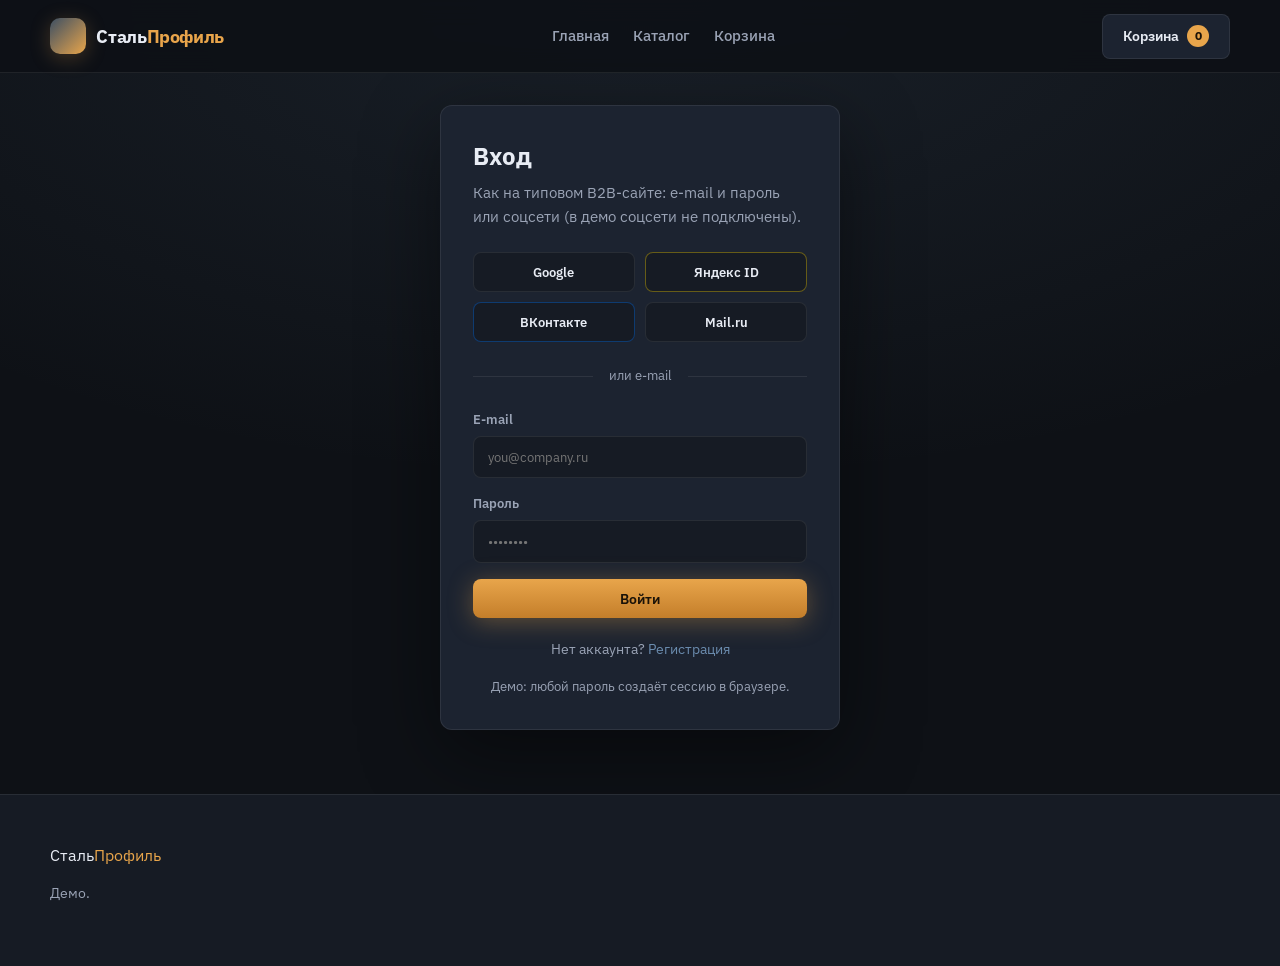
<file: login.html>
<!DOCTYPE html>
<html lang="ru">
<head>
  <meta charset="UTF-8" />
  <meta name="viewport" content="width=device-width, initial-scale=1" />
  <title>Вход в личный кабинет — СтальПрофиль</title>
  <meta name="description" content="Вход для клиентов СтальПрофиль: заказы, документы, история заявок на металлопрокат." />
  <meta name="robots" content="noindex, follow" />
  <meta name="theme-color" content="#0e1116" />
  <link rel="canonical" href="https://metalltrue.ru/login.html" />
  <link rel="icon" href="favicon.svg" type="image/svg+xml" />
  <link rel="manifest" href="site.webmanifest" />
  <meta property="og:type" content="website" />
  <meta property="og:url" content="https://metalltrue.ru/login.html" />
  <meta property="og:title" content="Вход — СтальПрофиль" />
  <meta property="og:site_name" content="СтальПрофиль" />
  <meta name="twitter:card" content="summary" />
  <link rel="preconnect" href="https://fonts.googleapis.com" />
  <link rel="preconnect" href="https://fonts.gstatic.com" crossorigin />
  <link href="https://fonts.googleapis.com/css2?family=IBM+Plex+Sans:wght@400;500;600;700&display=swap" rel="stylesheet" />
  <link rel="stylesheet" href="css/styles.css" />
</head>
<body class="page-inner" data-page="login">
  <header class="header">
    <div class="header__inner container">
      <a class="logo" href="index.html">
        <span class="logo__mark" aria-hidden="true"></span>
        <span class="logo__text">Сталь<span>Профиль</span></span>
      </a>
      <nav class="nav" aria-label="Основное меню">
        <a href="index.html">Главная</a>
        <a href="catalog.html">Каталог</a>
        <a href="cart.html">Корзина</a>
      </nav>
      <div class="header__actions">
        <a class="btn btn--ghost" href="cart.html">Корзина <span class="cart-badge" data-cart-badge hidden>0</span></a>
      </div>
      <button type="button" class="burger" id="burger" aria-label="Меню" aria-expanded="false"><span></span><span></span><span></span></button>
    </div>
  </header>

  <main class="auth-layout">
    <div class="auth-card">
      <h1>Вход</h1>
      <p class="lead">Как на типовом B2B-сайте: e-mail и пароль или соцсети (в демо соцсети не подключены).</p>

      <div class="social-grid">
        <button type="button" class="btn-social" data-social="Google">Google</button>
        <button type="button" class="btn-social btn-social--yandex" data-social="Яндекс">Яндекс ID</button>
        <button type="button" class="btn-social btn-social--vk" data-social="ВКонтакте">ВКонтакте</button>
        <button type="button" class="btn-social" data-social="Mail.ru">Mail.ru</button>
      </div>

      <div class="auth-divider">или e-mail</div>

      <form class="auth-form" id="loginForm">
        <label for="email">E-mail</label>
        <input id="email" name="email" type="email" autocomplete="username" required placeholder="you@company.ru" />
        <label for="password">Пароль</label>
        <input id="password" name="password" type="password" autocomplete="current-password" required placeholder="••••••••" />
        <button type="submit" class="btn btn--primary btn--block">Войти</button>
      </form>

      <p class="auth-footer">Нет аккаунта? <a href="register.html">Регистрация</a></p>
      <p class="form-note" style="margin-top: 1rem; text-align: center">Демо: любой пароль создаёт сессию в браузере.</p>
    </div>
  </main>

  <footer class="footer">
    <div class="container footer__inner">
      <div class="footer__brand"><span class="logo__text">Сталь<span>Профиль</span></span><p>Демо.</p></div>
    </div>
  </footer>

  <div class="toast" id="toast" role="status"></div>
  <script src="js/catalog-data.js"></script>
  <script src="js/site-core.js"></script>
  <script src="js/page-auth.js"></script>
</body>
</html>
</file>
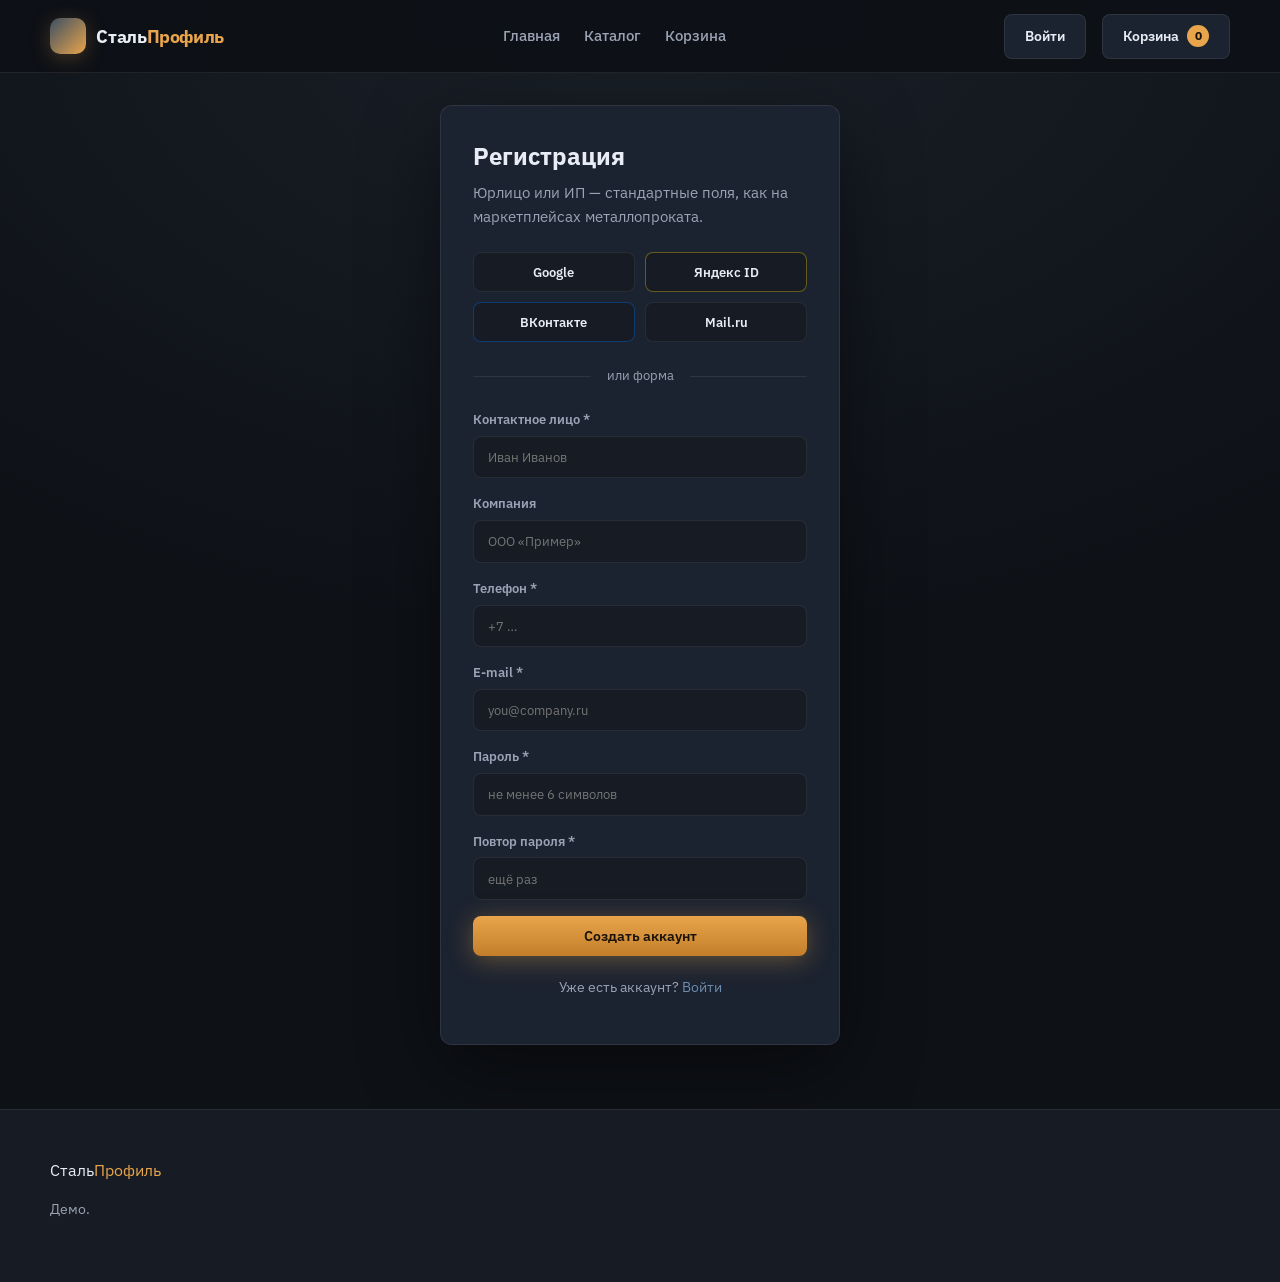
<file: register.html>
<!DOCTYPE html>
<html lang="ru">
<head>
  <meta charset="UTF-8" />
  <meta name="viewport" content="width=device-width, initial-scale=1" />
  <title>Регистрация для юрлиц и закупщиков — СтальПрофиль</title>
  <meta name="description" content="Создайте аккаунт для заказа металлопроката: компания, контакты, доступ к кабинету и истории заявок." />
  <meta name="robots" content="noindex, follow" />
  <meta name="theme-color" content="#0e1116" />
  <link rel="canonical" href="https://metalltrue.ru/register.html" />
  <link rel="icon" href="favicon.svg" type="image/svg+xml" />
  <link rel="manifest" href="site.webmanifest" />
  <meta property="og:type" content="website" />
  <meta property="og:url" content="https://metalltrue.ru/register.html" />
  <meta property="og:title" content="Регистрация — СтальПрофиль" />
  <meta property="og:site_name" content="СтальПрофиль" />
  <meta name="twitter:card" content="summary" />
  <link rel="preconnect" href="https://fonts.googleapis.com" />
  <link rel="preconnect" href="https://fonts.gstatic.com" crossorigin />
  <link href="https://fonts.googleapis.com/css2?family=IBM+Plex+Sans:wght@400;500;600;700&display=swap" rel="stylesheet" />
  <link rel="stylesheet" href="css/styles.css" />
</head>
<body class="page-inner" data-page="register">
  <header class="header">
    <div class="header__inner container">
      <a class="logo" href="index.html">
        <span class="logo__mark" aria-hidden="true"></span>
        <span class="logo__text">Сталь<span>Профиль</span></span>
      </a>
      <nav class="nav" aria-label="Основное меню">
        <a href="index.html">Главная</a>
        <a href="catalog.html">Каталог</a>
        <a href="cart.html">Корзина</a>
      </nav>
      <div class="header__actions">
        <a class="btn btn--ghost" href="login.html">Войти</a>
        <a class="btn btn--ghost" href="cart.html">Корзина <span class="cart-badge" data-cart-badge hidden>0</span></a>
      </div>
      <button type="button" class="burger" id="burger" aria-label="Меню" aria-expanded="false"><span></span><span></span><span></span></button>
    </div>
  </header>

  <main class="auth-layout">
    <div class="auth-card">
      <h1>Регистрация</h1>
      <p class="lead">Юрлицо или ИП — стандартные поля, как на маркетплейсах металлопроката.</p>

      <div class="social-grid">
        <button type="button" class="btn-social" data-social="Google">Google</button>
        <button type="button" class="btn-social btn-social--yandex" data-social="Яндекс">Яндекс ID</button>
        <button type="button" class="btn-social btn-social--vk" data-social="ВКонтакте">ВКонтакте</button>
        <button type="button" class="btn-social" data-social="Mail.ru">Mail.ru</button>
      </div>

      <div class="auth-divider">или форма</div>

      <form class="auth-form" id="registerForm">
        <label for="name">Контактное лицо *</label>
        <input id="name" name="name" required placeholder="Иван Иванов" />
        <label for="company">Компания</label>
        <input id="company" name="company" placeholder="ООО «Пример»" />
        <label for="phone">Телефон *</label>
        <input id="phone" name="phone" type="tel" required placeholder="+7 …" />
        <label for="email">E-mail *</label>
        <input id="email" name="email" type="email" required placeholder="you@company.ru" />
        <label for="password">Пароль *</label>
        <input id="password" name="password" type="password" required minlength="6" placeholder="не менее 6 символов" />
        <label for="password2">Повтор пароля *</label>
        <input id="password2" name="password2" type="password" required placeholder="ещё раз" />
        <button type="submit" class="btn btn--primary btn--block">Создать аккаунт</button>
      </form>

      <p class="auth-footer">Уже есть аккаунт? <a href="login.html">Войти</a></p>
    </div>
  </main>

  <footer class="footer">
    <div class="container footer__inner">
      <div class="footer__brand"><span class="logo__text">Сталь<span>Профиль</span></span><p>Демо.</p></div>
    </div>
  </footer>

  <div class="toast" id="toast" role="status"></div>
  <script src="js/catalog-data.js"></script>
  <script src="js/site-core.js"></script>
  <script src="js/page-auth.js"></script>
</body>
</html>
</file>
<file: css/styles.css>
:root {
  --bg: #0e1116;
  --bg-elevated: #161b24;
  --surface: #1c2330;
  --border: rgba(255, 255, 255, 0.08);
  --text: #e8ecf4;
  --text-muted: #9aa3b5;
  --accent: #e8a54b;
  --accent-dim: #c47e2a;
  --steel: #6b8cae;
  --success: #5cb88a;
  --radius: 12px;
  --radius-sm: 8px;
  --shadow: 0 24px 80px rgba(0, 0, 0, 0.45);
  --font: "IBM Plex Sans", system-ui, -apple-system, sans-serif;
  --font-mono: "IBM Plex Mono", ui-monospace, monospace;
}

*,
*::before,
*::after {
  box-sizing: border-box;
}

html {
  scroll-behavior: smooth;
}

body {
  margin: 0;
  font-family: var(--font);
  background: var(--bg);
  color: var(--text);
  line-height: 1.55;
  -webkit-font-smoothing: antialiased;
  position: relative;
}

/* —— Видеофон: цех, сварка, рабочие (Mixkit) + затемнение и лёгкая сетка —— */
.ambient-bg {
  position: fixed;
  inset: 0;
  z-index: 0;
  pointer-events: none;
  overflow: hidden;
  background: #0a0c10;
}

.ambient-bg__video-stage {
  position: absolute;
  inset: 0;
  transform: scale(1.06);
  animation: video-stage-drift 28s ease-in-out infinite alternate;
}

.ambient-bg__video {
  position: absolute;
  inset: 0;
  width: 100%;
  height: 100%;
  object-fit: cover;
  opacity: 0;
  transition: opacity 2s ease-in-out;
  filter: saturate(1.05) contrast(1.05) brightness(0.92);
}

.ambient-bg__video.is-active {
  opacity: 1;
  z-index: 1;
}

.ambient-bg__tone {
  position: absolute;
  inset: 0;
  z-index: 2;
  background:
    linear-gradient(180deg, rgba(14, 17, 22, 0.72) 0%, rgba(14, 17, 22, 0.45) 35%, rgba(14, 17, 22, 0.75) 100%),
    linear-gradient(105deg, rgba(20, 28, 40, 0.5) 0%, transparent 45%),
    radial-gradient(ellipse 90% 70% at 50% 100%, rgba(232, 165, 75, 0.06), transparent 55%);
  pointer-events: none;
}

.ambient-bg__vignette {
  position: absolute;
  inset: 0;
  z-index: 3;
  box-shadow: inset 0 0 min(120px, 15vw) rgba(0, 0, 0, 0.65);
  pointer-events: none;
}

.ambient-bg__grid--over-video {
  position: absolute;
  inset: 0;
  z-index: 4;
  background-image:
    linear-gradient(rgba(255, 255, 255, 0.025) 1px, transparent 1px),
    linear-gradient(90deg, rgba(255, 255, 255, 0.025) 1px, transparent 1px);
  background-size: 56px 56px;
  animation: grid-pan 48s linear infinite;
  mask-image: radial-gradient(ellipse 100% 80% at 50% 40%, black 15%, transparent 75%);
  opacity: 0.55;
  pointer-events: none;
}

@keyframes video-stage-drift {
  0% {
    transform: scale(1.06) translate(0%, 0%);
  }
  100% {
    transform: scale(1.1) translate(-1.2%, 0.8%);
  }
}

@keyframes grid-pan {
  0% {
    background-position: 0 0;
  }
  100% {
    background-position: 56px 56px;
  }
}

@media (prefers-reduced-motion: reduce) {
  .ambient-bg__video {
    display: none;
  }

  .ambient-bg__video-stage {
    animation: none;
    transform: scale(1.05);
    background: center / cover no-repeat
      url("https://assets.mixkit.co/videos/20910/20910-thumb-720-0.jpg");
  }

  .ambient-bg__grid--over-video {
    animation: none;
    opacity: 0.3;
  }

  .hero__bg-shimmer,
  .hero__bg-sparks {
    animation: none !important;
  }
}

/* Контент поверх фона */
.header,
main,
.footer {
  position: relative;
  z-index: 1;
}

img {
  max-width: 100%;
  height: auto;
}

a {
  color: var(--steel);
  text-decoration: none;
}

a:hover {
  text-decoration: underline;
}

.container {
  width: min(1180px, 100% - 40px);
  margin-inline: auto;
}

.visually-hidden {
  position: absolute;
  width: 1px;
  height: 1px;
  padding: 0;
  margin: -1px;
  overflow: hidden;
  clip: rect(0, 0, 0, 0);
  white-space: nowrap;
  border: 0;
}

/* Header */
.header {
  position: sticky;
  top: 0;
  z-index: 100;
  background: rgba(14, 17, 22, 0.92);
  backdrop-filter: blur(12px);
  border-bottom: 1px solid var(--border);
}

.header__inner {
  display: flex;
  align-items: center;
  justify-content: space-between;
  gap: 1.5rem;
  padding: 0.85rem 0;
}

.logo {
  display: flex;
  align-items: center;
  gap: 0.65rem;
  color: var(--text);
  text-decoration: none;
  font-weight: 700;
  font-size: 1.15rem;
  letter-spacing: -0.02em;
}

.logo:hover {
  text-decoration: none;
  color: var(--text);
}

.logo__mark {
  width: 36px;
  height: 36px;
  border-radius: 10px;
  background: linear-gradient(135deg, #3d4f63 0%, var(--accent) 100%);
  box-shadow: 0 4px 20px rgba(232, 165, 75, 0.25);
}

.logo__text span {
  color: var(--accent);
}

.nav {
  display: flex;
  gap: 1.5rem;
}

.nav a {
  color: var(--text-muted);
  font-weight: 500;
  font-size: 0.95rem;
  text-decoration: none;
}

.nav a:hover {
  color: var(--text);
}

.header__actions {
  display: flex;
  align-items: center;
  gap: 1rem;
}

.phone {
  color: var(--text);
  font-weight: 600;
  font-size: 0.9rem;
  white-space: nowrap;
}

.phone:hover {
  color: var(--accent);
  text-decoration: none;
}

.burger {
  display: none;
  flex-direction: column;
  gap: 5px;
  background: none;
  border: none;
  cursor: pointer;
  padding: 8px;
}

.burger span {
  display: block;
  width: 22px;
  height: 2px;
  background: var(--text);
  border-radius: 1px;
}

/* Buttons */
.btn {
  display: inline-flex;
  align-items: center;
  justify-content: center;
  gap: 0.5rem;
  padding: 0.65rem 1.25rem;
  font-family: inherit;
  font-weight: 600;
  font-size: 0.9rem;
  border-radius: var(--radius-sm);
  border: none;
  cursor: pointer;
  transition: transform 0.15s, box-shadow 0.15s, background 0.15s;
}

.btn:active {
  transform: scale(0.98);
}

.btn--primary {
  background: linear-gradient(180deg, var(--accent) 0%, var(--accent-dim) 100%);
  color: #1a1208;
  box-shadow: 0 4px 24px rgba(232, 165, 75, 0.35);
}

.btn--primary:hover {
  filter: brightness(1.05);
}

.btn--outline {
  background: transparent;
  color: var(--text);
  border: 1px solid var(--border);
}

.btn--outline:hover {
  border-color: var(--steel);
  background: rgba(107, 140, 174, 0.08);
}

.btn--ghost {
  background: var(--surface);
  color: var(--text);
  border: 1px solid var(--border);
  position: relative;
}

.btn--ghost:hover {
  border-color: var(--accent);
}

.btn--block {
  width: 100%;
}

.cart-badge {
  background: var(--accent);
  color: #1a1208;
  font-size: 0.72rem;
  font-weight: 700;
  min-width: 1.35rem;
  height: 1.35rem;
  padding: 0 5px;
  border-radius: 999px;
  display: inline-flex;
  align-items: center;
  justify-content: center;
}

/* Hero */
.hero {
  position: relative;
  padding: 4.5rem 0 5rem;
  overflow: hidden;
}

.hero__bg {
  position: absolute;
  inset: 0;
  pointer-events: none;
  background: linear-gradient(180deg, transparent 0%, rgba(14, 17, 22, 0.55) 85%, var(--bg) 100%);
}

.hero__bg-shimmer {
  position: absolute;
  inset: -30% -20%;
  background: linear-gradient(
    105deg,
    transparent 0%,
    transparent 40%,
    rgba(255, 255, 255, 0.07) 48%,
    rgba(232, 165, 75, 0.12) 50%,
    rgba(255, 255, 255, 0.06) 52%,
    transparent 60%,
    transparent 100%
  );
  background-size: 200% 100%;
  animation: hero-shimmer 14s ease-in-out infinite;
  mix-blend-mode: overlay;
  opacity: 0.85;
}

.hero__bg-sparks {
  position: absolute;
  inset: 0;
  background-image:
    radial-gradient(circle at 12% 25%, rgba(255, 255, 255, 0.12) 0%, transparent 0.25%),
    radial-gradient(circle at 78% 18%, rgba(232, 165, 75, 0.15) 0%, transparent 0.2%),
    radial-gradient(circle at 55% 70%, rgba(107, 140, 174, 0.12) 0%, transparent 0.22%),
    radial-gradient(circle at 88% 55%, rgba(255, 255, 255, 0.08) 0%, transparent 0.18%),
    radial-gradient(circle at 30% 85%, rgba(232, 165, 75, 0.1) 0%, transparent 0.2%);
  background-size: 120% 120%;
  animation: sparks-drift 32s ease-in-out infinite alternate;
  opacity: 0.9;
}

@keyframes hero-shimmer {
  0%,
  100% {
    background-position: 120% 50%;
    opacity: 0.7;
  }
  50% {
    background-position: -20% 50%;
    opacity: 1;
  }
}

@keyframes sparks-drift {
  0% {
    background-position: 0% 0%;
    filter: brightness(1);
  }
  50% {
    background-position: 8% 6%;
    filter: brightness(1.15);
  }
  100% {
    background-position: 3% 12%;
    filter: brightness(1);
  }
}

.hero__content {
  position: relative;
  z-index: 1;
}

.hero__eyebrow {
  font-size: 0.8rem;
  font-weight: 600;
  text-transform: uppercase;
  letter-spacing: 0.12em;
  color: var(--steel);
  margin: 0 0 1rem;
}

.hero__title {
  font-size: clamp(2rem, 5vw, 3.25rem);
  font-weight: 700;
  line-height: 1.12;
  letter-spacing: -0.03em;
  margin: 0 0 1.25rem;
  max-width: 18ch;
}

.hero__title em {
  font-style: normal;
  color: var(--accent);
}

.hero__lead {
  font-size: 1.1rem;
  color: var(--text-muted);
  max-width: 52ch;
  margin: 0 0 2rem;
}

.hero__cta {
  display: flex;
  flex-wrap: wrap;
  gap: 1rem;
  margin-bottom: 2.5rem;
}

.hero__stats {
  display: flex;
  flex-wrap: wrap;
  gap: 2rem;
  list-style: none;
  padding: 0;
  margin: 0;
  font-size: 0.9rem;
  color: var(--text-muted);
}

.hero__stats strong {
  display: block;
  font-size: 1.35rem;
  color: var(--text);
  font-weight: 700;
  margin-bottom: 0.15rem;
}

/* Sections */
.section {
  padding: 4.5rem 0;
}

.section--muted {
  background: var(--bg-elevated);
  border-block: 1px solid var(--border);
}

.section__head {
  margin-bottom: 2rem;
  max-width: 720px;
}

.section__head h2 {
  font-size: 2rem;
  margin: 0 0 0.75rem;
  letter-spacing: -0.02em;
}

.section__sub {
  margin: 0;
  color: var(--text-muted);
  font-size: 1.05rem;
}

/* Filters */
.filters {
  display: flex;
  flex-wrap: wrap;
  gap: 0.5rem;
  margin-bottom: 1.25rem;
}

.chip {
  font-family: inherit;
  font-size: 0.82rem;
  font-weight: 500;
  padding: 0.45rem 0.9rem;
  border-radius: 999px;
  border: 1px solid var(--border);
  background: var(--surface);
  color: var(--text-muted);
  cursor: pointer;
  transition: border-color 0.15s, color 0.15s, background 0.15s;
}

.chip:hover {
  color: var(--text);
  border-color: var(--steel);
}

.chip--active {
  background: rgba(232, 165, 75, 0.15);
  border-color: var(--accent);
  color: var(--accent);
}

.search-row {
  margin-bottom: 1.75rem;
}

.search input {
  width: 100%;
  max-width: 420px;
  padding: 0.75rem 1rem;
  border-radius: var(--radius-sm);
  border: 1px solid var(--border);
  background: var(--surface);
  color: var(--text);
  font-family: inherit;
  font-size: 0.95rem;
}

.search input::placeholder {
  color: var(--text-muted);
}

.search input:focus {
  outline: none;
  border-color: var(--steel);
  box-shadow: 0 0 0 3px rgba(107, 140, 174, 0.2);
}

/* Products */
.products {
  display: grid;
  grid-template-columns: repeat(auto-fill, minmax(280px, 1fr));
  gap: 1.25rem;
}

.product-card {
  background: var(--surface);
  border: 1px solid var(--border);
  border-radius: var(--radius);
  padding: 1.35rem;
  display: flex;
  flex-direction: column;
  transition: border-color 0.2s, box-shadow 0.2s, transform 0.2s;
}

.product-card:hover {
  border-color: rgba(232, 165, 75, 0.35);
  box-shadow: var(--shadow);
  transform: translateY(-2px);
}

.product-card__tag {
  font-size: 0.7rem;
  font-weight: 600;
  text-transform: uppercase;
  letter-spacing: 0.06em;
  color: var(--steel);
  margin-bottom: 0.5rem;
}

.product-card h3 {
  font-size: 1.1rem;
  margin: 0 0 0.5rem;
  letter-spacing: -0.01em;
}

.product-card__spec {
  font-family: var(--font-mono);
  font-size: 0.78rem;
  color: var(--text-muted);
  margin: 0 0 1rem;
  line-height: 1.5;
}

.product-card__price {
  font-size: 1.35rem;
  font-weight: 700;
  color: var(--accent);
  margin-top: auto;
  margin-bottom: 1rem;
}

.product-card__price small {
  font-size: 0.75rem;
  font-weight: 500;
  color: var(--text-muted);
}

.product-card__actions {
  display: flex;
  flex-direction: column;
  gap: 0.5rem;
  width: 100%;
}

/* Feature grid */
.grid-3 {
  display: grid;
  grid-template-columns: repeat(auto-fit, minmax(260px, 1fr));
  gap: 1.25rem;
}

.services-block {
  margin-bottom: 2.75rem;
}

.services-block:last-of-type {
  margin-bottom: 0;
}

.services-block__title {
  font-size: 1.05rem;
  font-weight: 700;
  letter-spacing: 0.04em;
  text-transform: uppercase;
  color: var(--steel);
  margin: 0 0 1.1rem;
  padding-bottom: 0.5rem;
  border-bottom: 1px solid var(--border);
}

.grid-services {
  display: grid;
  grid-template-columns: repeat(auto-fill, minmax(260px, 1fr));
  gap: 1.15rem;
}

.feature-card {
  background: var(--bg);
  border: 1px solid var(--border);
  border-radius: var(--radius);
  padding: 1.5rem;
}

.feature-card h3 {
  margin: 0 0 0.5rem;
  font-size: 1.1rem;
}

.feature-card p {
  margin: 0;
  color: var(--text-muted);
  font-size: 0.95rem;
}

/* About */
.about {
  display: grid;
  grid-template-columns: 1fr 280px;
  gap: 3rem;
  align-items: start;
}

.about__text h2 {
  margin-top: 0;
  font-size: 2rem;
}

.about__text p {
  color: var(--text-muted);
}

.checklist {
  padding-left: 1.2rem;
  color: var(--text-muted);
}

.checklist li {
  margin-bottom: 0.5rem;
}

.about__panel {
  background: linear-gradient(160deg, var(--surface) 0%, #252d3d 100%);
  border: 1px solid var(--border);
  border-radius: var(--radius);
  min-height: 220px;
  display: flex;
  align-items: center;
  justify-content: center;
}

.about__panel-inner {
  display: flex;
  flex-direction: column;
  gap: 0.75rem;
  text-align: center;
}

.about__gost {
  font-family: var(--font-mono);
  font-size: 0.85rem;
  color: var(--accent);
  padding: 0.35rem 0.75rem;
  background: rgba(0, 0, 0, 0.25);
  border-radius: 6px;
}

/* CTA */
.section--cta {
  background: linear-gradient(135deg, #1a2330 0%, var(--bg) 50%);
  border-top: 1px solid var(--border);
}

.cta {
  display: grid;
  grid-template-columns: 1fr 1fr;
  gap: 3rem;
  align-items: start;
}

.cta h2 {
  margin-top: 0;
}

.cta p {
  color: var(--text-muted);
}

.cta-form {
  display: flex;
  flex-direction: column;
  gap: 0.75rem;
}

.cta-form input,
.cta-form textarea {
  font-family: inherit;
  padding: 0.75rem 1rem;
  border-radius: var(--radius-sm);
  border: 1px solid var(--border);
  background: var(--surface);
  color: var(--text);
  font-size: 0.95rem;
}

.cta-form input:focus,
.cta-form textarea:focus {
  outline: none;
  border-color: var(--steel);
}

.form-note {
  font-size: 0.8rem;
  color: var(--text-muted);
  margin: 0;
}

/* Footer */
.footer {
  padding: 3rem 0;
  border-top: 1px solid var(--border);
  background: var(--bg-elevated);
}

.footer__inner {
  display: grid;
  grid-template-columns: 2fr 1fr 1fr;
  gap: 2rem;
}

.footer__brand p {
  color: var(--text-muted);
  font-size: 0.9rem;
  max-width: 320px;
}

.footer a {
  color: var(--text);
}

/* Drawer */
.drawer {
  position: fixed;
  inset: 0;
  z-index: 200;
  pointer-events: none;
  visibility: hidden;
}

.drawer.is-open {
  pointer-events: auto;
  visibility: visible;
}

.drawer__backdrop {
  position: absolute;
  inset: 0;
  background: rgba(0, 0, 0, 0.55);
  opacity: 0;
  transition: opacity 0.25s;
}

.drawer.is-open .drawer__backdrop {
  opacity: 1;
}

.drawer__panel {
  position: absolute;
  top: 0;
  right: 0;
  width: min(420px, 100%);
  height: 100%;
  background: var(--bg-elevated);
  border-left: 1px solid var(--border);
  box-shadow: var(--shadow);
  display: flex;
  flex-direction: column;
  transform: translateX(100%);
  transition: transform 0.28s cubic-bezier(0.4, 0, 0.2, 1);
}

.drawer.is-open .drawer__panel {
  transform: translateX(0);
}

.drawer__head {
  display: flex;
  align-items: center;
  justify-content: space-between;
  padding: 1.25rem 1.25rem 1rem;
  border-bottom: 1px solid var(--border);
}

.drawer__head h2 {
  margin: 0;
  font-size: 1.25rem;
}

.icon-btn {
  background: none;
  border: none;
  color: var(--text-muted);
  font-size: 1.75rem;
  line-height: 1;
  cursor: pointer;
  padding: 0.25rem;
}

.icon-btn:hover {
  color: var(--text);
}

.drawer__body {
  flex: 1;
  overflow: auto;
  padding: 1rem 1.25rem;
}

.drawer__foot {
  padding: 1.25rem;
  border-top: 1px solid var(--border);
}

.cart-line {
  display: grid;
  grid-template-columns: 1fr auto;
  gap: 0.5rem 1rem;
  padding: 1rem 0;
  border-bottom: 1px solid var(--border);
  font-size: 0.9rem;
}

.cart-line button {
  grid-column: 2;
  justify-self: end;
  font-size: 0.75rem;
  background: none;
  border: none;
  color: var(--steel);
  cursor: pointer;
   text-decoration: underline;
  padding: 0;
}

.cart-line__qty {
  display: flex;
  align-items: center;
  gap: 0.5rem;
  grid-column: 1 / -1;
}

.cart-line__qty button {
  width: 28px;
  height: 28px;
  border-radius: 6px;
  border: 1px solid var(--border);
  background: var(--surface);
  color: var(--text);
  cursor: pointer;
}

.cart-total {
  margin: 0 0 1rem;
  font-size: 1.1rem;
}

.cart-empty {
  color: var(--text-muted);
  text-align: center;
  padding: 2rem 1rem;
}

/* Toast */
.toast {
  position: fixed;
  bottom: 1.5rem;
  left: 50%;
  transform: translateX(-50%) translateY(120%);
  z-index: 300;
  background: var(--surface);
  border: 1px solid var(--border);
  color: var(--text);
  padding: 0.85rem 1.5rem;
  border-radius: var(--radius-sm);
  box-shadow: var(--shadow);
  font-size: 0.9rem;
  font-weight: 500;
  opacity: 0;
  transition: transform 0.3s, opacity 0.3s;
  pointer-events: none;
  max-width: min(90vw, 400px);
  text-align: center;
}

.toast.is-visible {
  transform: translateX(-50%) translateY(0);
  opacity: 1;
}

/* Responsive */
@media (max-width: 900px) {
  .nav {
    display: none;
  }

  .burger {
    display: flex;
  }

  .header__actions .phone {
    display: none;
  }

  .about {
    grid-template-columns: 1fr;
  }

  .cta {
    grid-template-columns: 1fr;
  }

  .footer__inner {
    grid-template-columns: 1fr;
  }
}

@media (max-width: 600px) {
  .hero__stats {
    flex-direction: column;
    gap: 1rem;
  }
}

/* —— Внутренние страницы (без видеофона) —— */
body.page-inner {
  background:
    radial-gradient(ellipse 80% 50% at 50% 0%, rgba(107, 140, 174, 0.12), transparent),
    var(--bg);
}

.breadcrumbs {
  font-size: 0.85rem;
  color: var(--text-muted);
  margin: 0 0 1.25rem;
}

.breadcrumbs a {
  color: var(--steel);
}

.page-title {
  font-size: clamp(1.75rem, 4vw, 2.25rem);
  margin: 0 0 0.5rem;
  letter-spacing: -0.02em;
}

.page-lead {
  color: var(--text-muted);
  max-width: 640px;
  margin: 0 0 2rem;
}

/* Auth */
.auth-layout {
  max-width: 440px;
  margin: 2rem auto 4rem;
  padding: 0 20px;
}

.auth-card {
  background: var(--surface);
  border: 1px solid var(--border);
  border-radius: var(--radius);
  padding: 2rem;
  box-shadow: var(--shadow);
}

.auth-card h1 {
  margin: 0 0 0.35rem;
  font-size: 1.5rem;
}

.auth-card .lead {
  color: var(--text-muted);
  font-size: 0.95rem;
  margin: 0 0 1.5rem;
}

.auth-form label {
  display: block;
  font-size: 0.82rem;
  font-weight: 600;
  color: var(--text-muted);
  margin-bottom: 0.35rem;
}

.auth-form input {
  width: 100%;
  margin-bottom: 1rem;
  padding: 0.7rem 0.9rem;
  border-radius: var(--radius-sm);
  border: 1px solid var(--border);
  background: var(--bg-elevated);
  color: var(--text);
  font-family: inherit;
}

.auth-form input:focus {
  outline: none;
  border-color: var(--steel);
}

.auth-footer {
  text-align: center;
  margin-top: 1.25rem;
  font-size: 0.9rem;
  color: var(--text-muted);
}

.auth-divider {
  display: flex;
  align-items: center;
  gap: 1rem;
  margin: 1.5rem 0;
  color: var(--text-muted);
  font-size: 0.8rem;
}

.auth-divider::before,
.auth-divider::after {
  content: "";
  flex: 1;
  height: 1px;
  background: var(--border);
}

.social-grid {
  display: grid;
  grid-template-columns: 1fr 1fr;
  gap: 0.65rem;
}

.btn-social {
  display: flex;
  align-items: center;
  justify-content: center;
  gap: 0.5rem;
  padding: 0.65rem 0.75rem;
  border-radius: var(--radius-sm);
  border: 1px solid var(--border);
  background: var(--bg-elevated);
  color: var(--text);
  font-family: inherit;
  font-size: 0.82rem;
  font-weight: 600;
  cursor: pointer;
  transition: border-color 0.15s, background 0.15s;
}

.btn-social:hover {
  border-color: var(--steel);
  background: rgba(107, 140, 174, 0.1);
}

.btn-social--vk {
  border-color: rgba(0, 119, 255, 0.35);
}

.btn-social--yandex {
  border-color: rgba(252, 213, 0, 0.35);
}

/* Cart page */
.cart-page-layout {
  padding-bottom: 4rem;
}

.table-wrap {
  overflow-x: auto;
  border: 1px solid var(--border);
  border-radius: var(--radius);
  background: var(--surface);
}

.cart-table {
  width: 100%;
  border-collapse: collapse;
  font-size: 0.92rem;
}

.cart-table th,
.cart-table td {
  padding: 1rem 1.1rem;
  text-align: left;
  border-bottom: 1px solid var(--border);
  vertical-align: middle;
}

.cart-table th {
  font-size: 0.75rem;
  text-transform: uppercase;
  letter-spacing: 0.06em;
  color: var(--text-muted);
  background: var(--bg-elevated);
}

.cart-row-sum {
  font-weight: 700;
  color: var(--accent);
}

.qty-control {
  display: inline-flex;
  align-items: center;
  gap: 0.5rem;
}

.qty-control button {
  width: 32px;
  height: 32px;
  border-radius: 8px;
  border: 1px solid var(--border);
  background: var(--bg-elevated);
  color: var(--text);
  cursor: pointer;
  font-size: 1rem;
  line-height: 1;
}

.link-btn {
  background: none;
  border: none;
  color: var(--steel);
  cursor: pointer;
  font-size: 0.85rem;
  text-decoration: underline;
  padding: 0;
  font-family: inherit;
}

.cart-summary {
  margin-top: 1.5rem;
  padding: 1.25rem;
  border-radius: var(--radius);
  border: 1px solid var(--border);
  background: var(--bg-elevated);
  display: flex;
  flex-wrap: wrap;
  align-items: center;
  justify-content: space-between;
  gap: 1rem;
}

.cart-summary strong {
  font-size: 1.35rem;
  color: var(--accent);
}

.cart-empty-state {
  text-align: center;
  padding: 3rem 1rem;
  color: var(--text-muted);
}

.cart-empty-state p {
  margin-bottom: 1.25rem;
}

.muted-cell {
  color: var(--text-muted);
  padding: 2rem !important;
  text-align: center;
}

/* Account */
.account-layout {
  display: grid;
  grid-template-columns: 220px 1fr;
  gap: 2rem;
  padding-bottom: 4rem;
  align-items: start;
}

.account-nav {
  position: sticky;
  top: 5rem;
  display: flex;
  flex-direction: column;
  gap: 0.35rem;
}

.account-nav button {
  text-align: left;
  padding: 0.65rem 0.9rem;
  border-radius: var(--radius-sm);
  border: 1px solid transparent;
  background: transparent;
  color: var(--text-muted);
  font-family: inherit;
  font-size: 0.92rem;
  font-weight: 500;
  cursor: pointer;
}

.account-nav button:hover {
  color: var(--text);
  background: rgba(255, 255, 255, 0.04);
}

.account-nav button.is-active {
  background: rgba(232, 165, 75, 0.12);
  border-color: rgba(232, 165, 75, 0.35);
  color: var(--accent);
}

.account-panel {
  background: var(--surface);
  border: 1px solid var(--border);
  border-radius: var(--radius);
  padding: 1.75rem;
}

.account-panel h2 {
  margin-top: 0;
  font-size: 1.2rem;
}

.dl-grid {
  display: grid;
  gap: 0.75rem;
  margin-bottom: 1.5rem;
}

.dl-grid div {
  display: grid;
  grid-template-columns: 140px 1fr;
  gap: 1rem;
  font-size: 0.92rem;
}

.dl-grid dt {
  color: var(--text-muted);
  margin: 0;
}

.dl-grid dd {
  margin: 0;
  font-weight: 500;
}

@media (max-width: 768px) {
  .account-layout {
    grid-template-columns: 1fr;
  }

  .account-nav {
    flex-direction: row;
    flex-wrap: wrap;
    position: static;
  }

  .social-grid {
    grid-template-columns: 1fr;
  }
}
</file>
